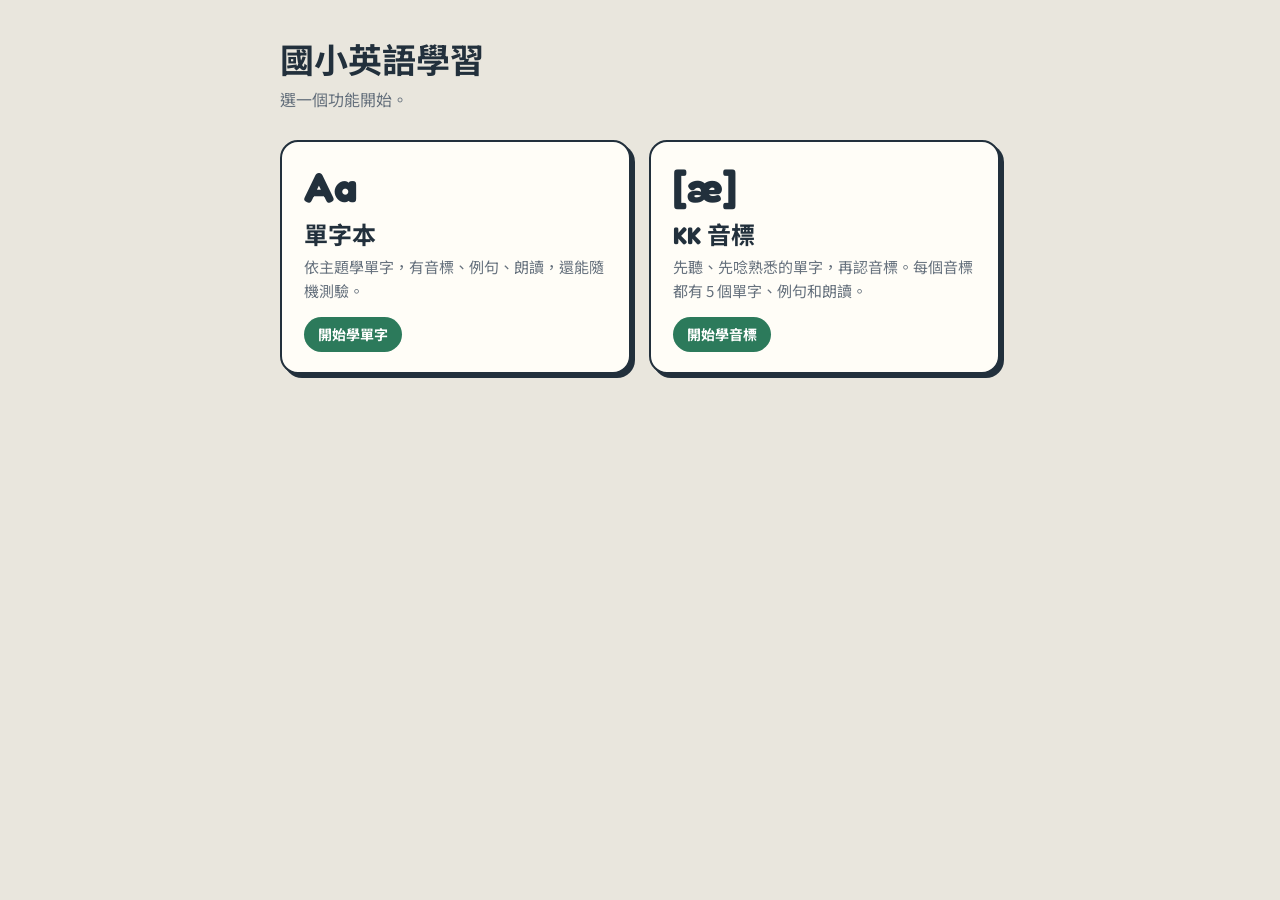
<file: index.html>
<!DOCTYPE html>
<html lang="zh-Hant">
<head>
<meta charset="utf-8">
<meta name="viewport" content="width=device-width, initial-scale=1">
<title>國小英語學習</title>
<link rel="preconnect" href="https://fonts.googleapis.com">
<link href="https://fonts.googleapis.com/css2?family=Fredoka:wght@600;700&family=Noto+Sans+TC:wght@400;500;700&display=swap" rel="stylesheet">
<link rel="stylesheet" href="css/style.css">
<link rel="stylesheet" href="css/home.css">
</head>
<body>
<main class="home-wrap">
  <h1>國小英語學習</h1>
  <p class="sub">選一個功能開始。</p>
  <div class="apps">
    <!-- 之後有新功能，複製一張 <a class="app"> 卡片貼在這裡就好 -->
    <a class="app" href="vocab.html">
      <span class="ico">Aa</span>
      <h2>單字本</h2>
      <p>依主題學單字，有音標、例句、朗讀，還能隨機測驗。</p>
      <span class="go">開始學單字</span>
    </a>
    <a class="app" href="kk.html">
      <span class="ico">[æ]</span>
      <h2>KK 音標</h2>
      <p>先聽、先唸熟悉的單字，再認音標。每個音標都有 5 個單字、例句和朗讀。</p>
      <span class="go">開始學音標</span>
    </a>
  </div>
</main>
</body>
</html>
</file>
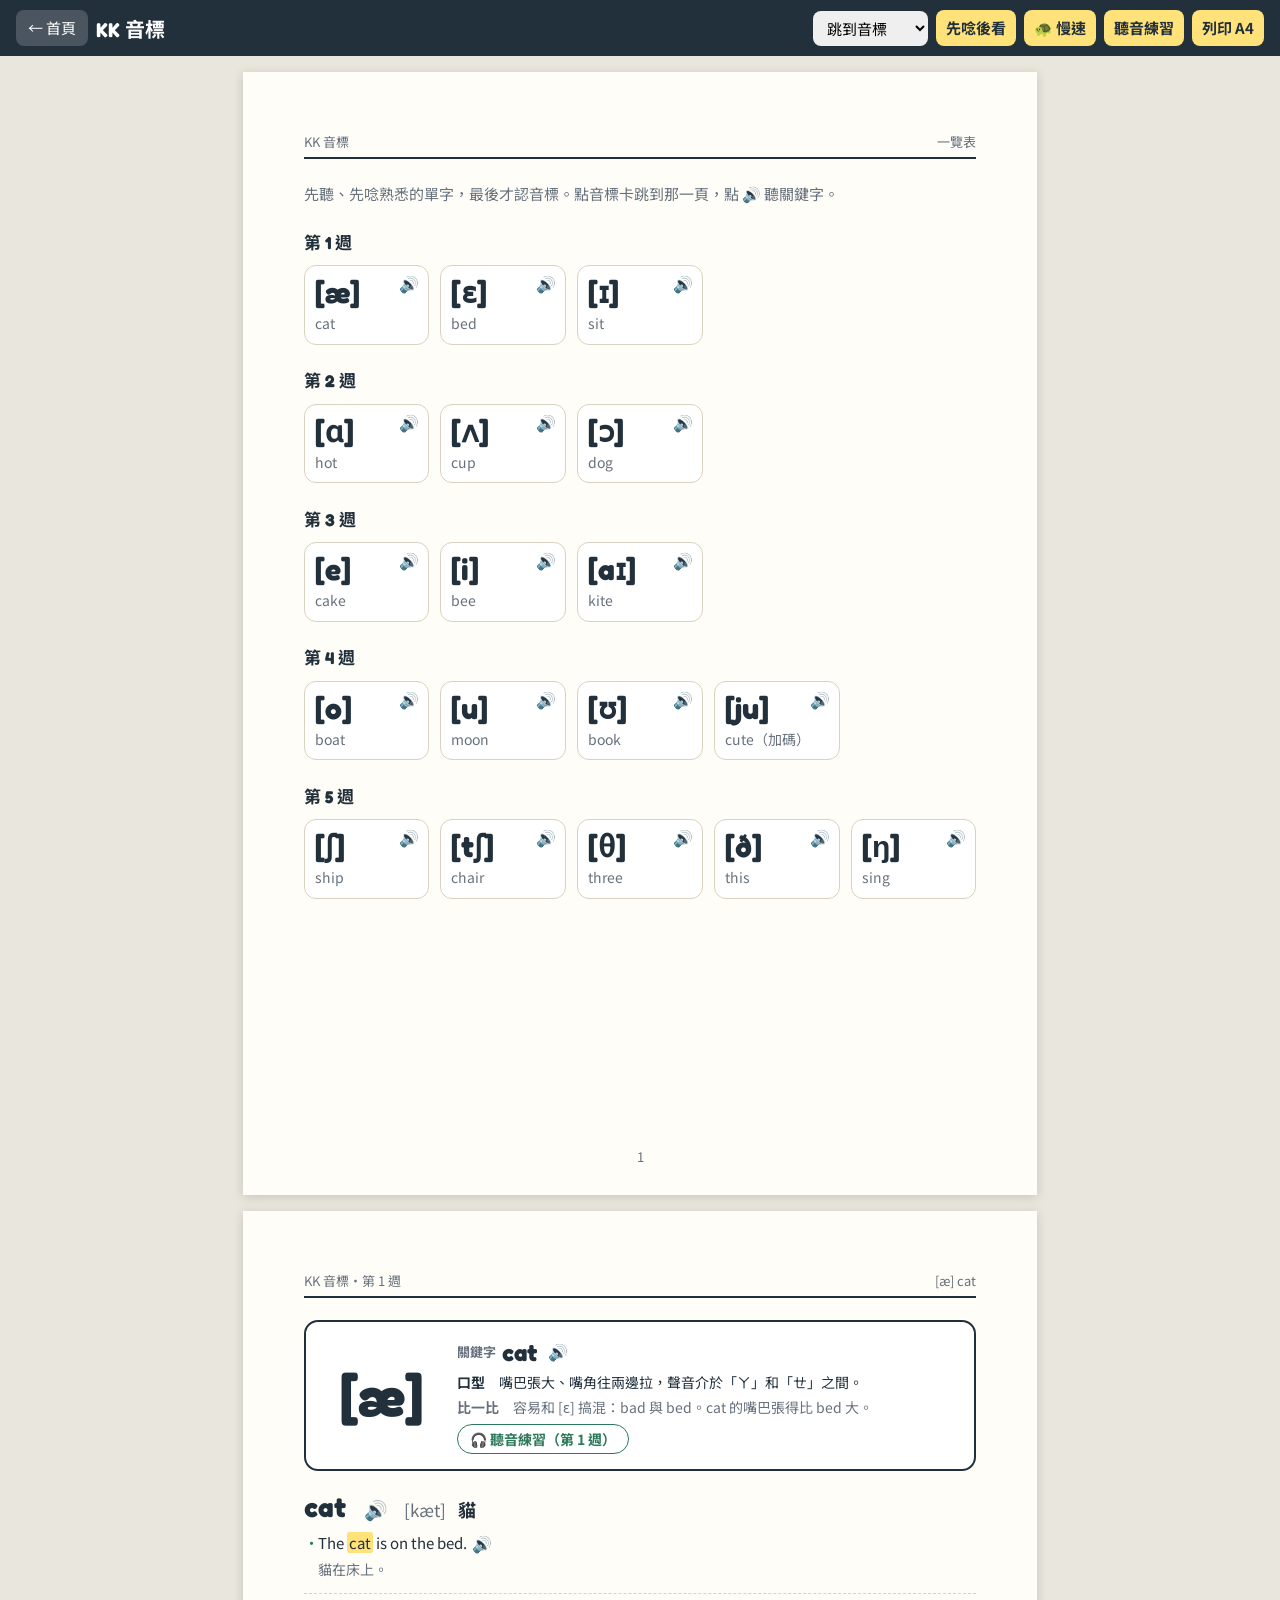
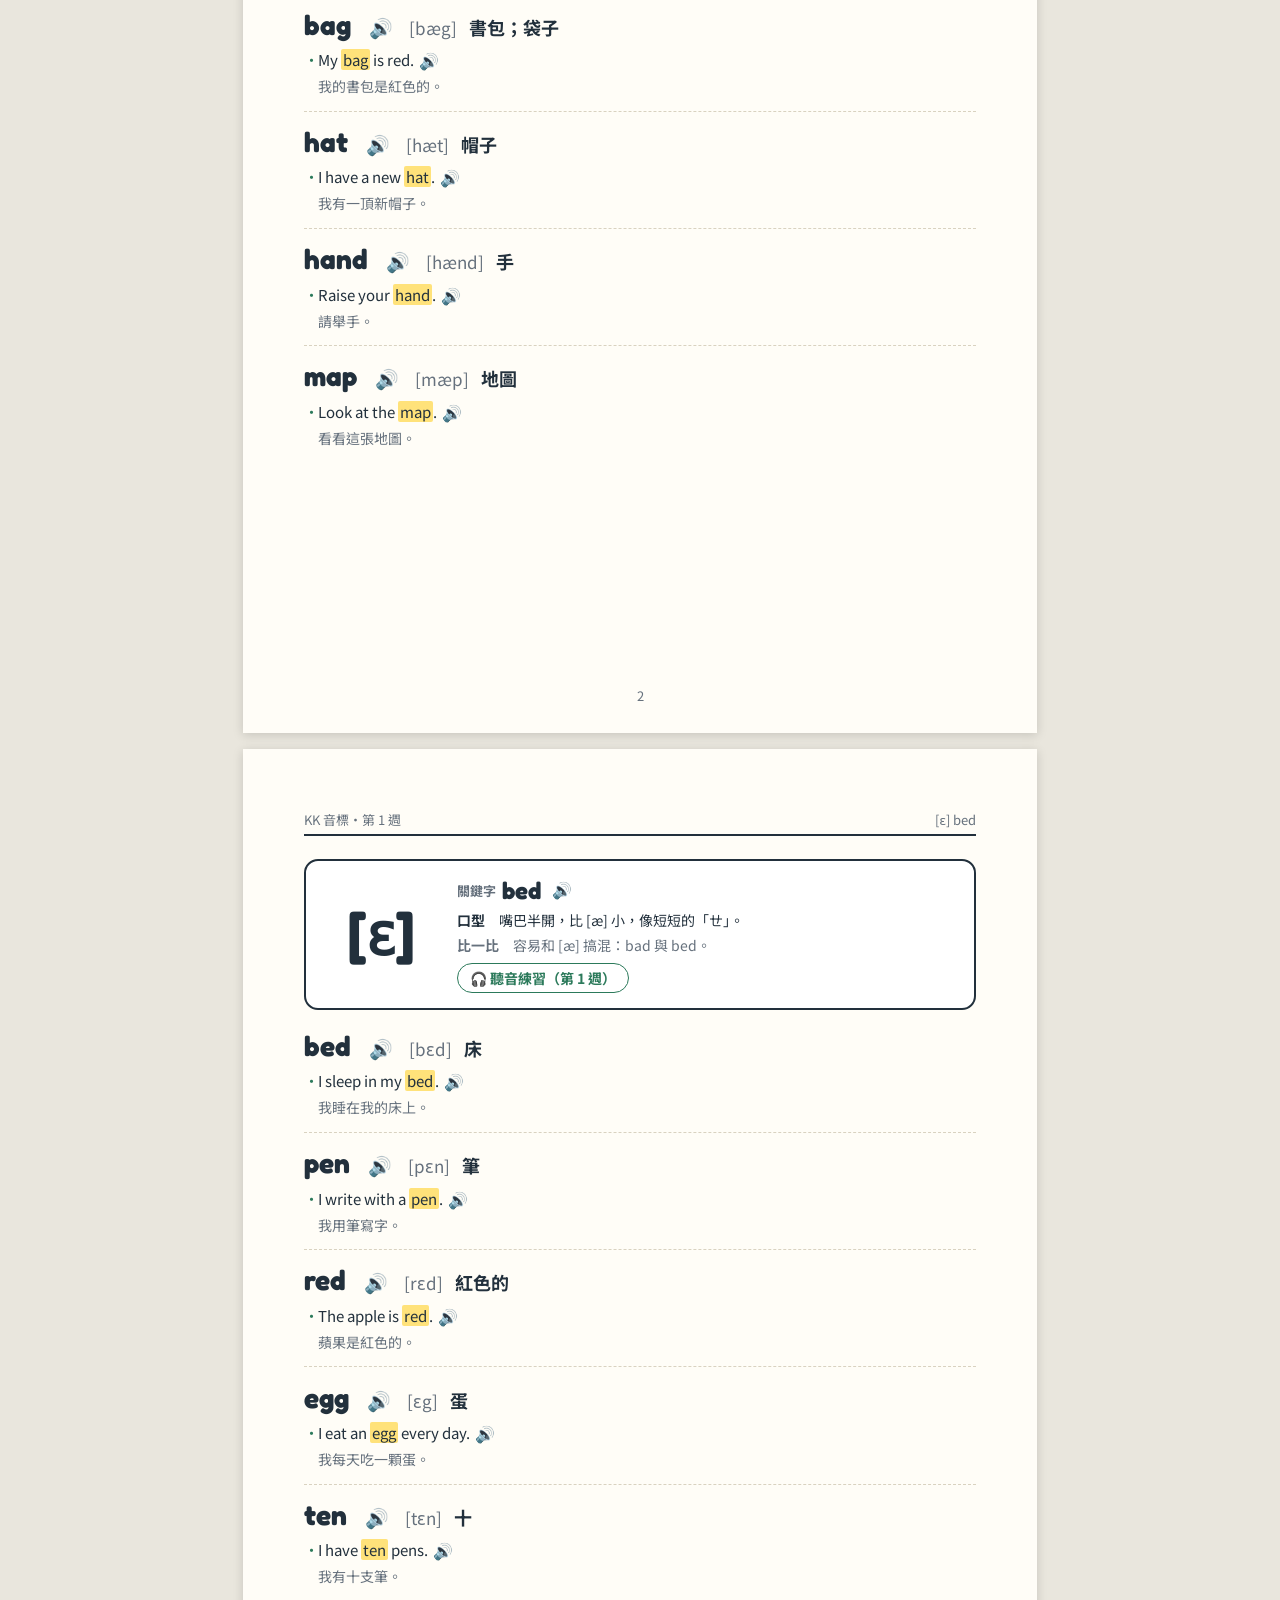
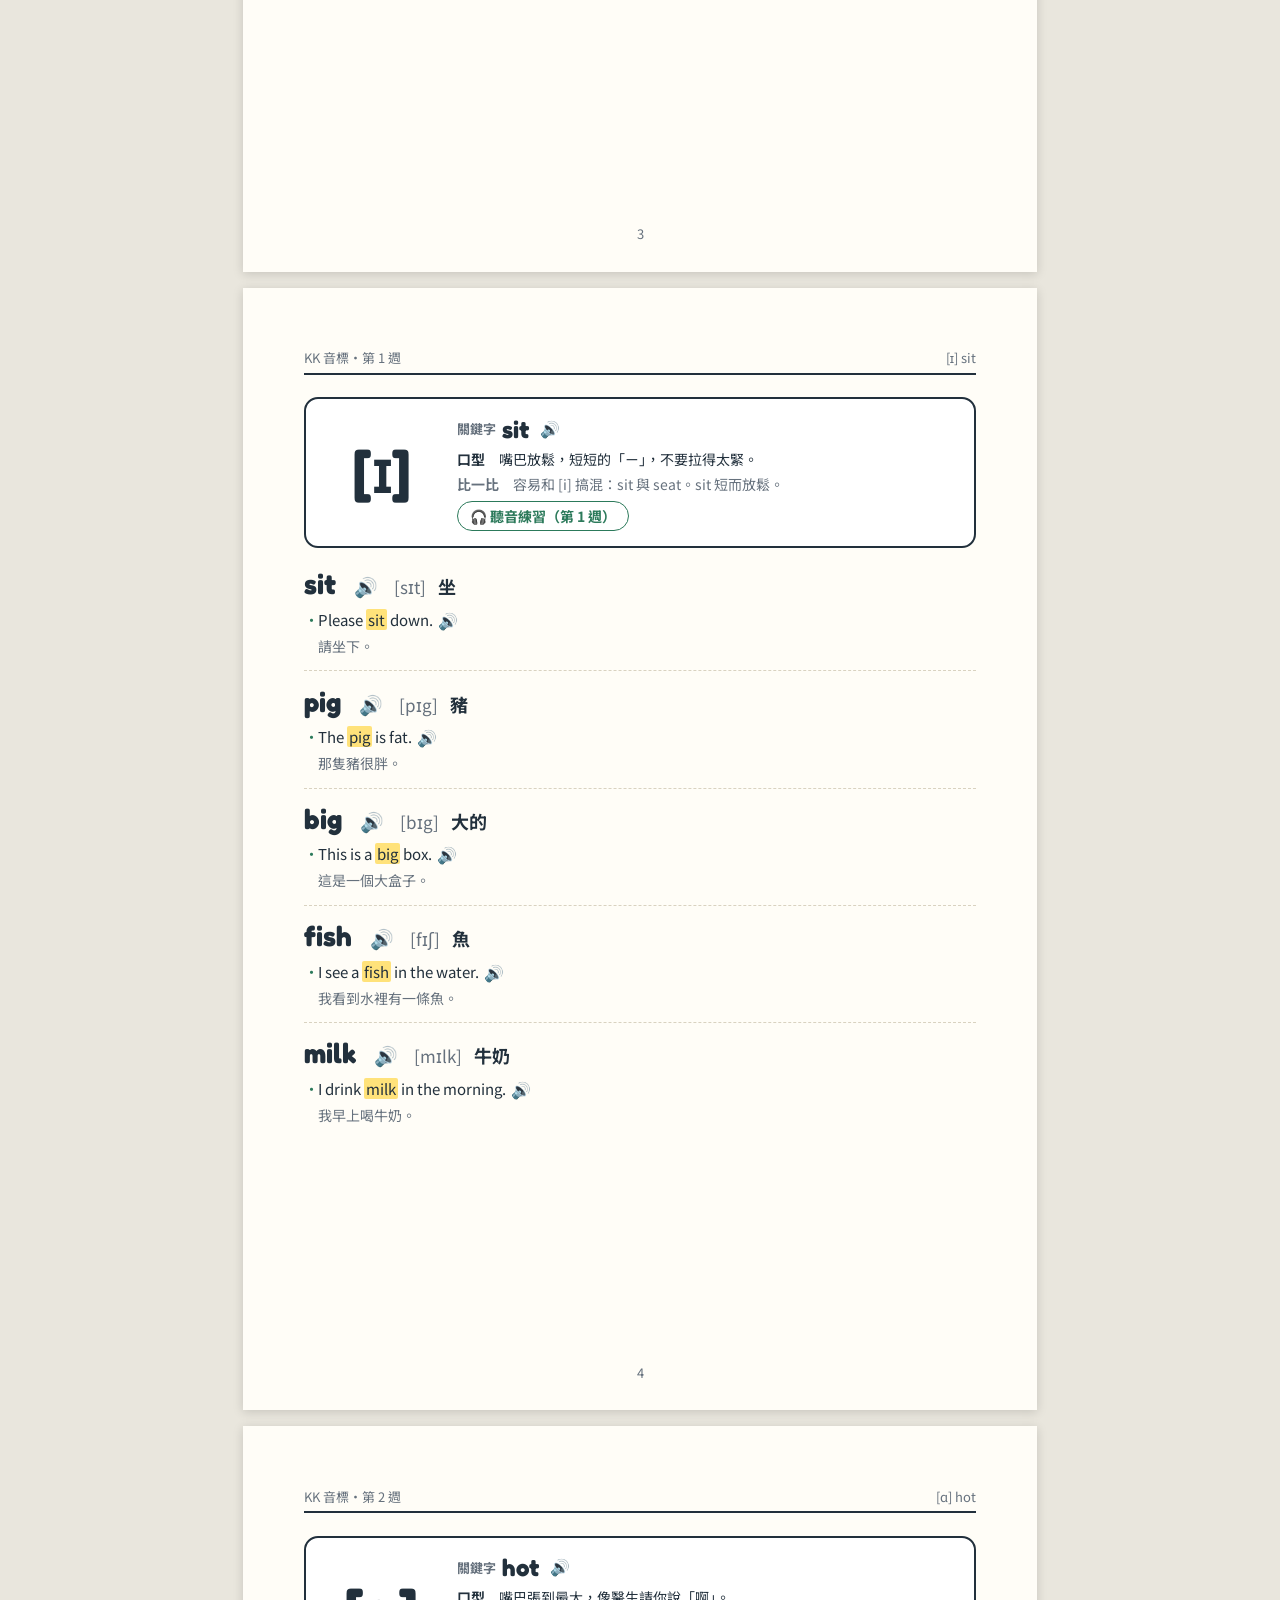
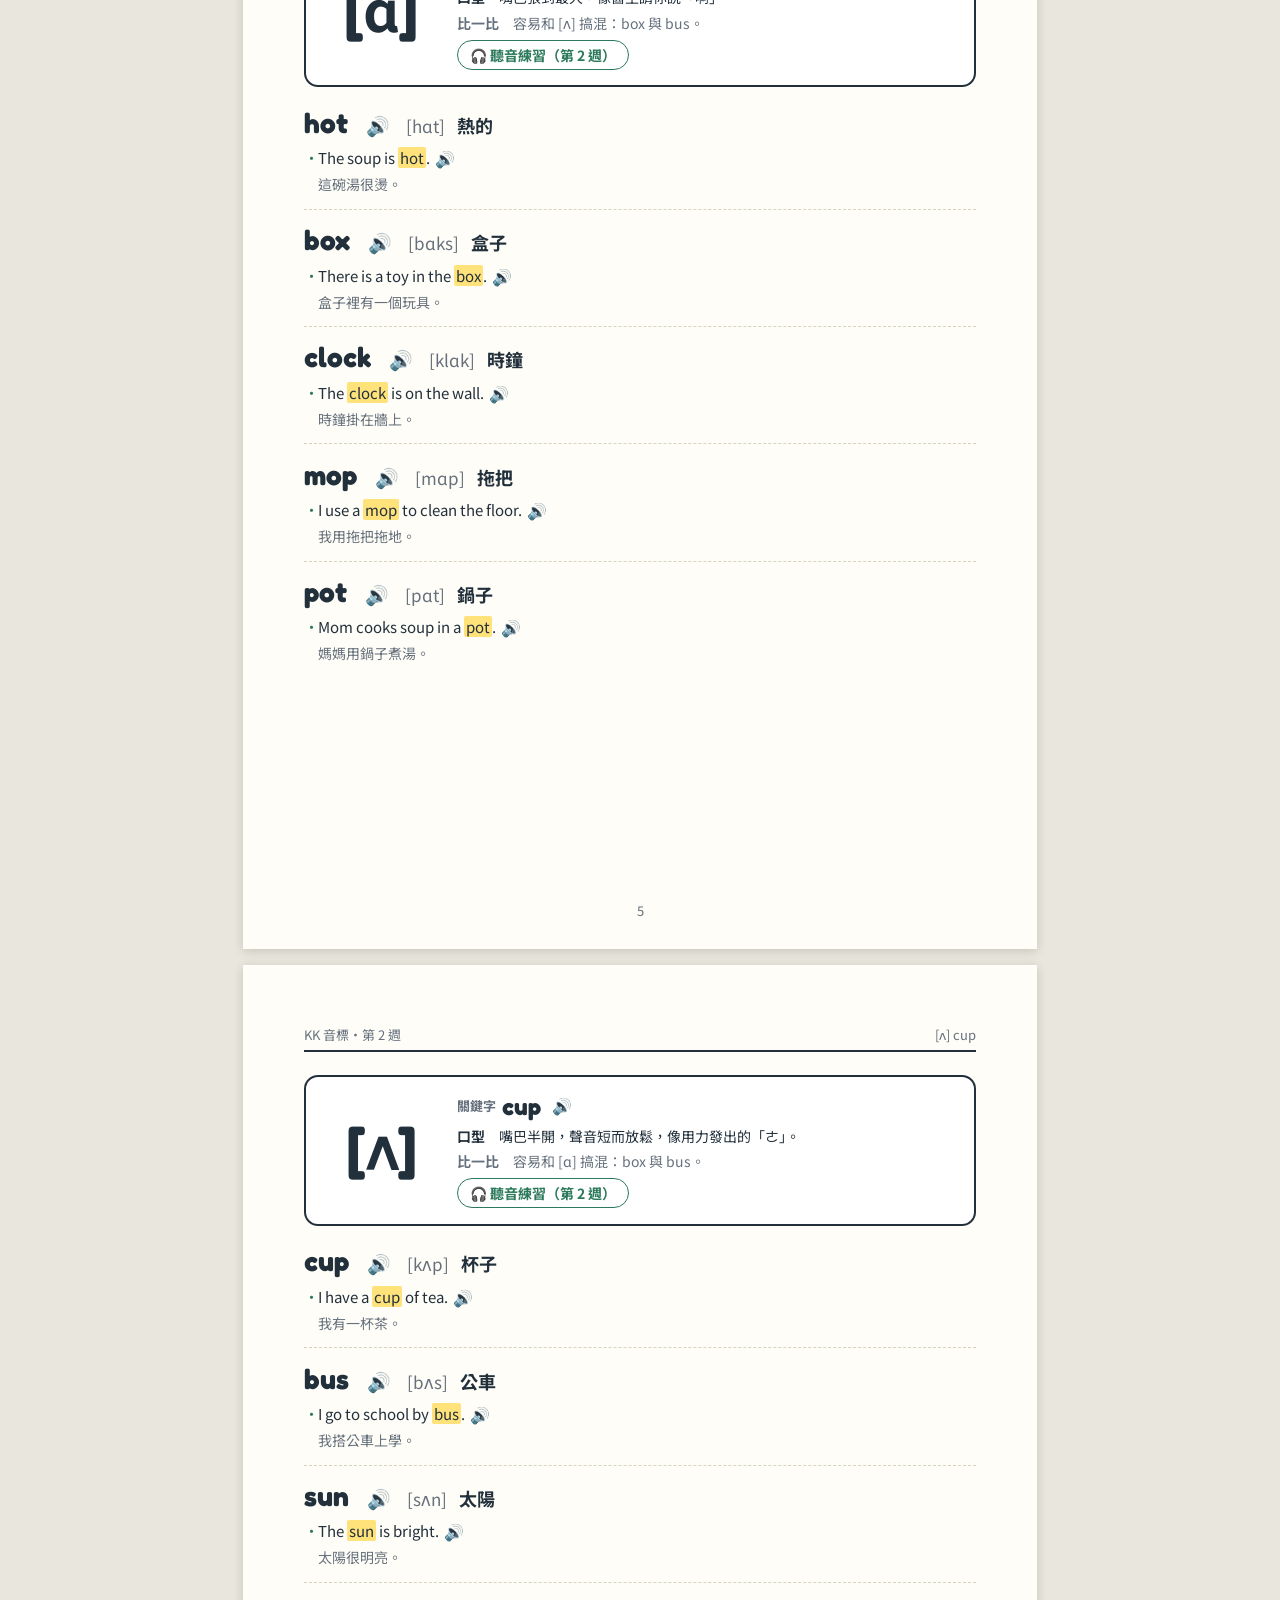
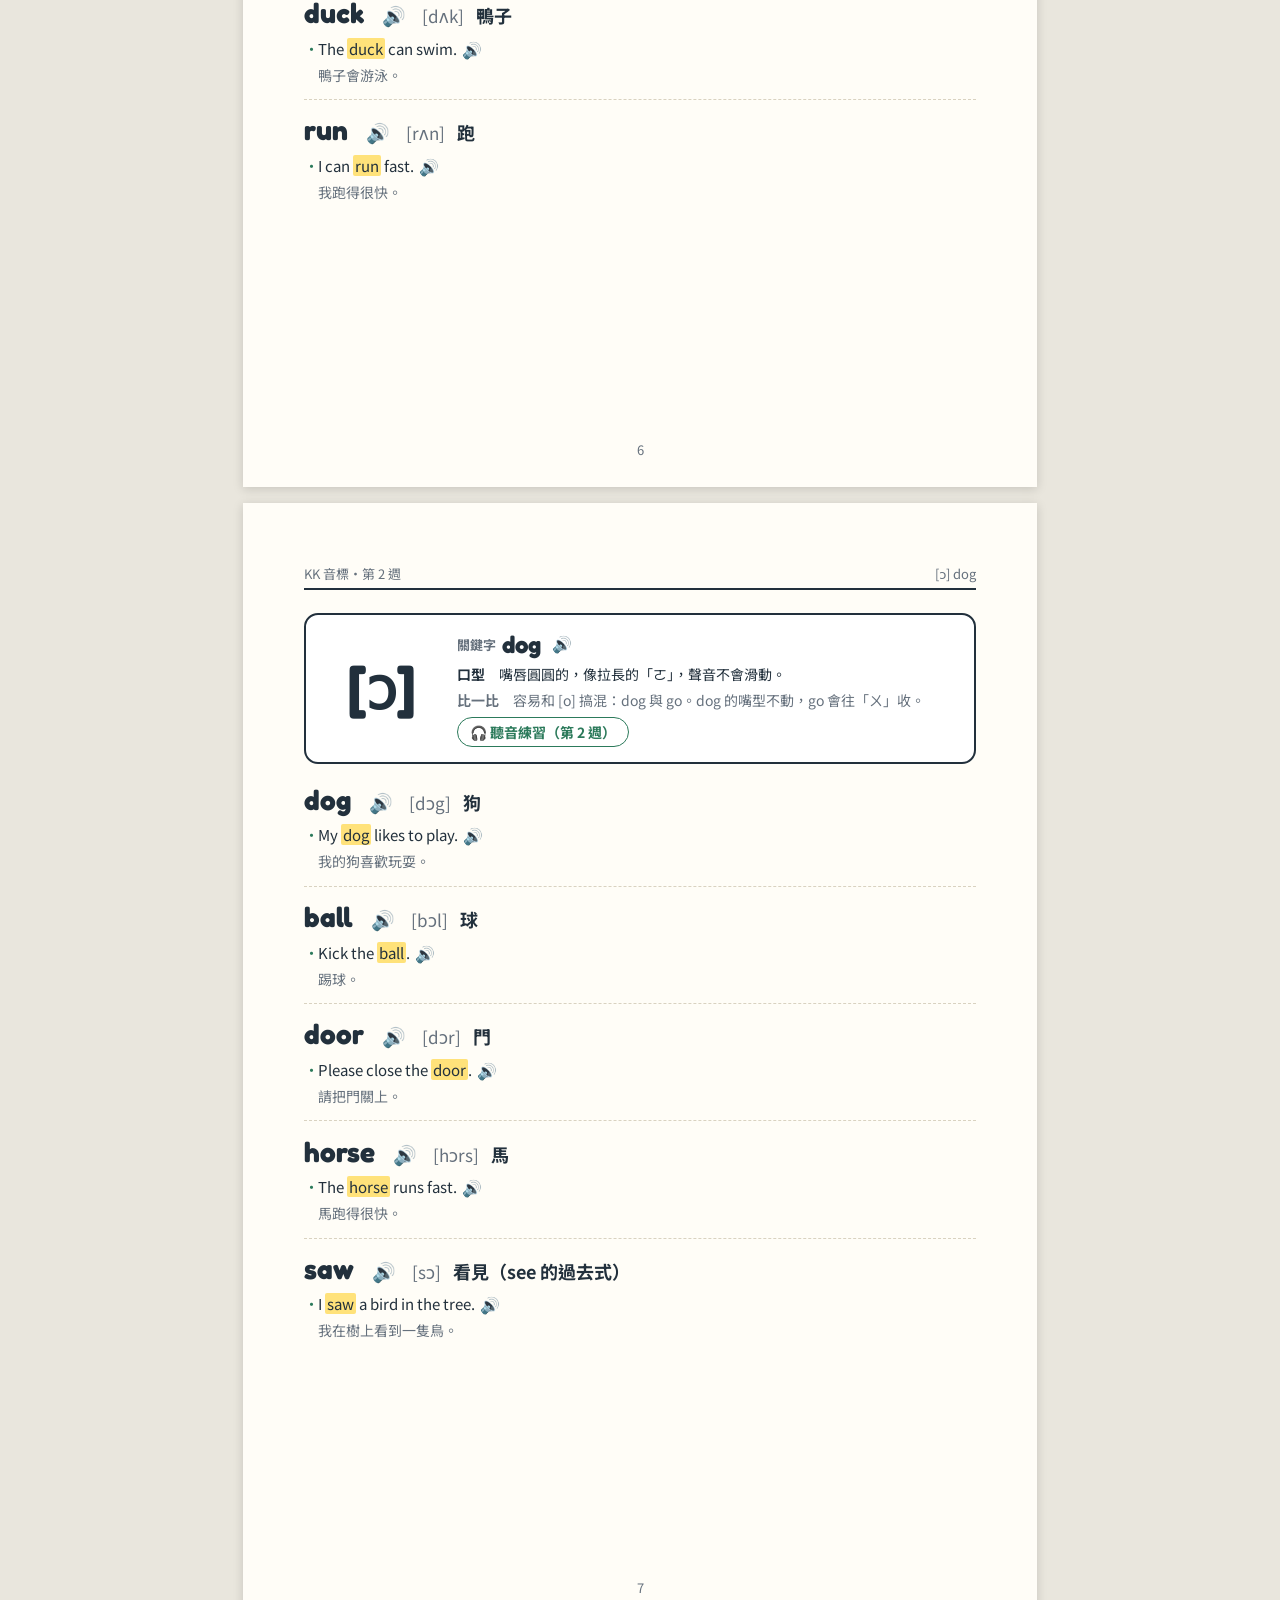
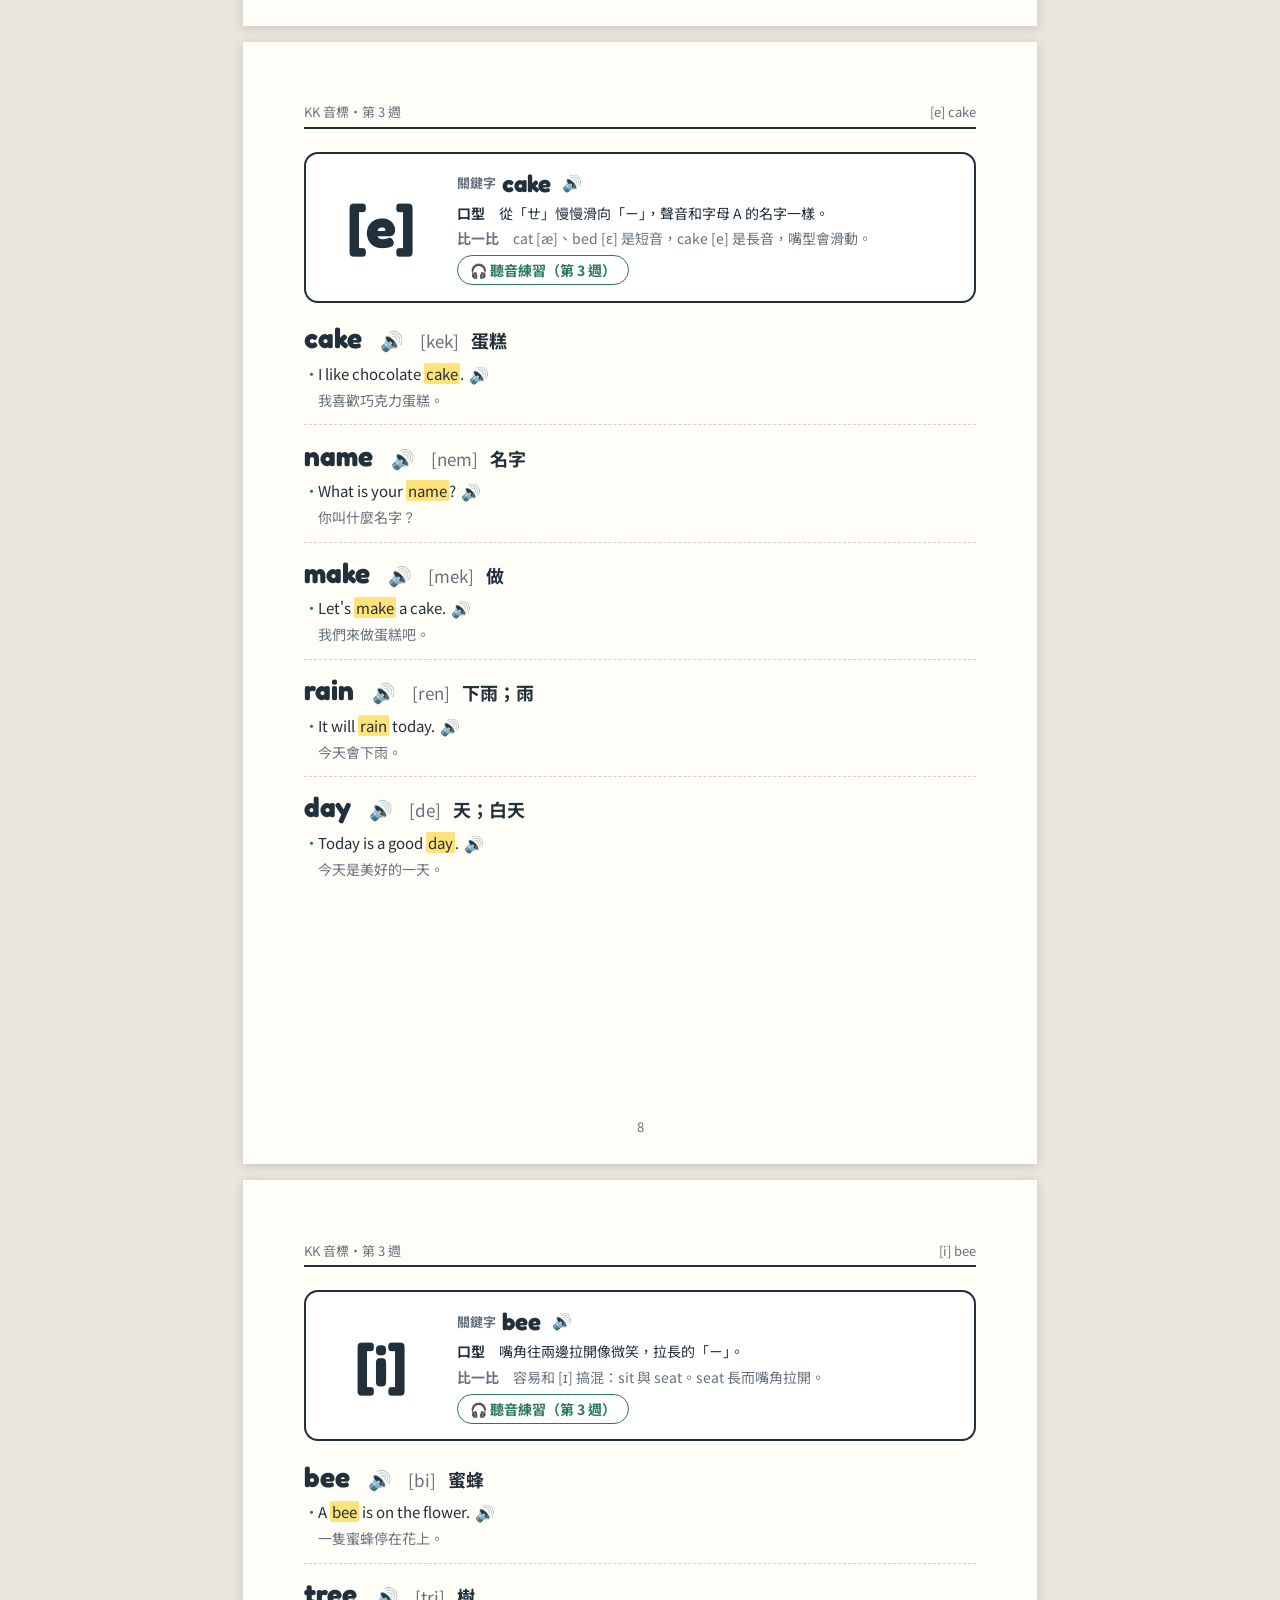
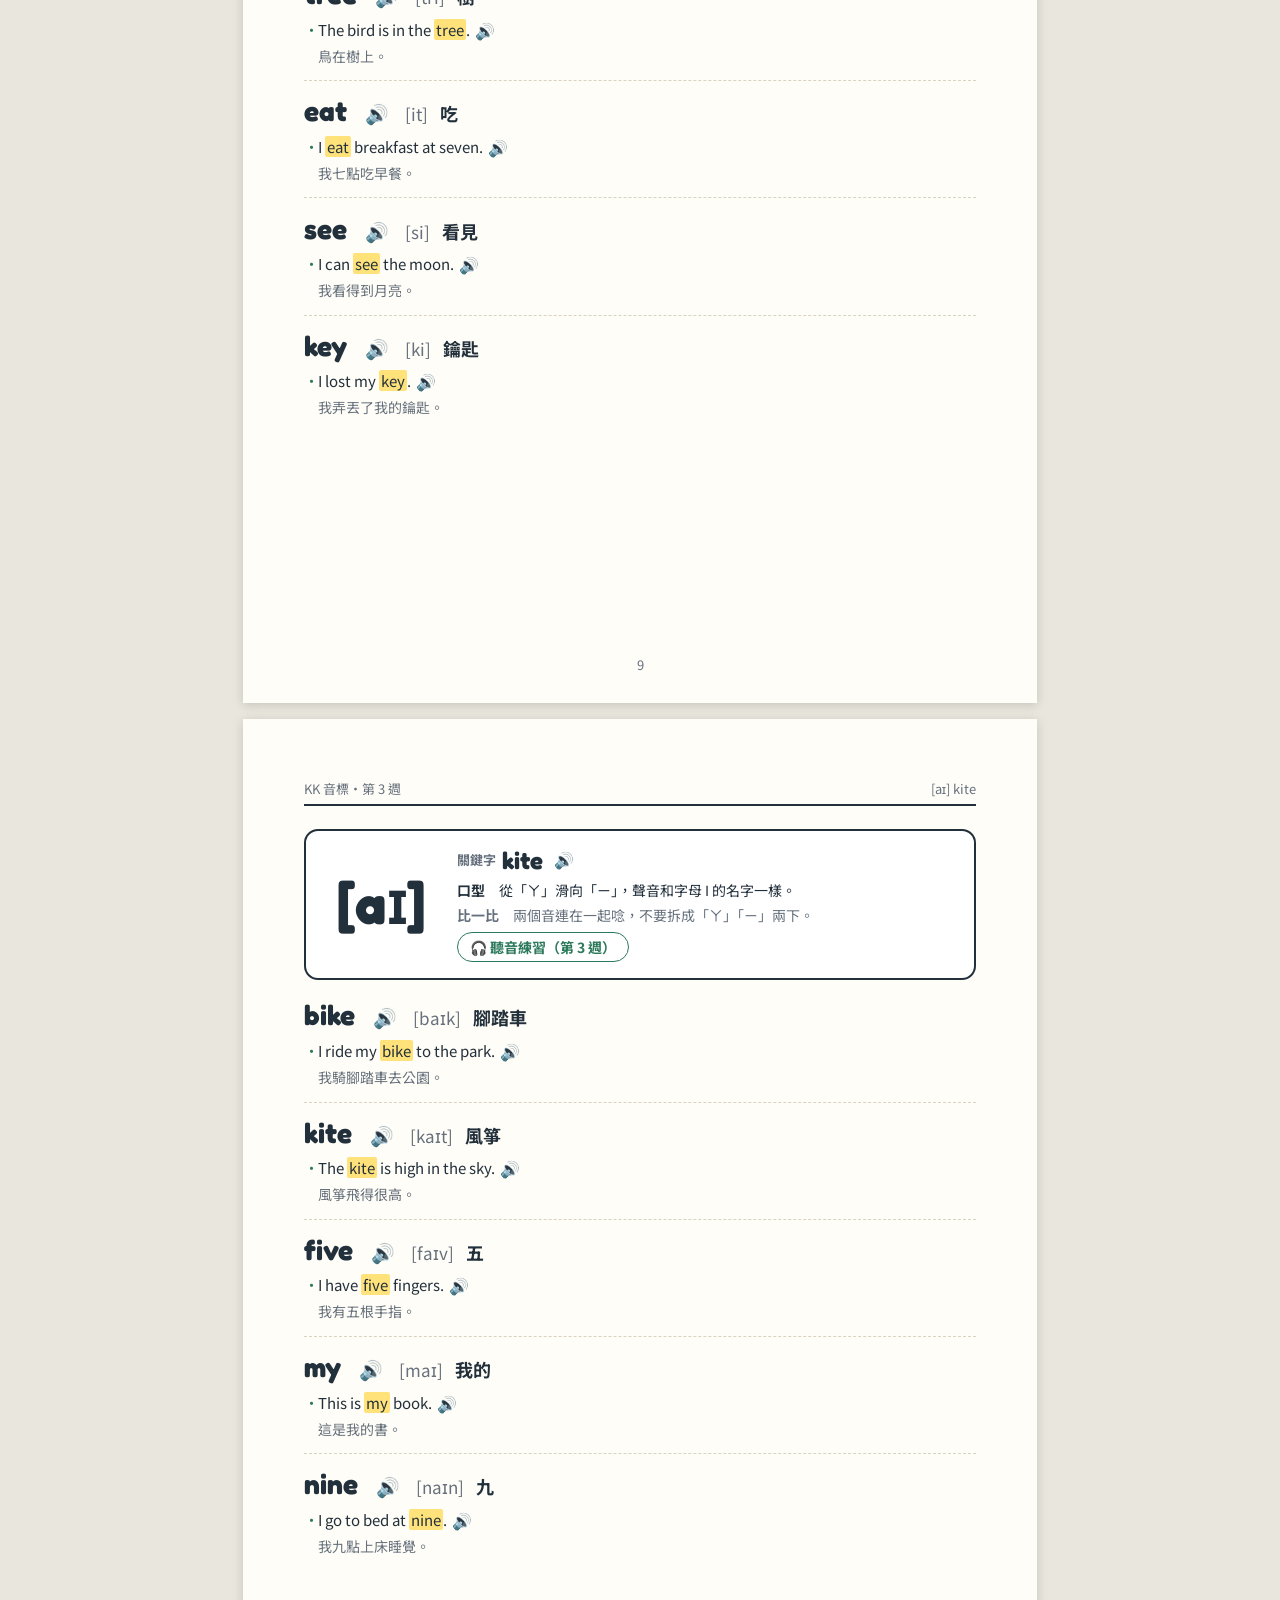
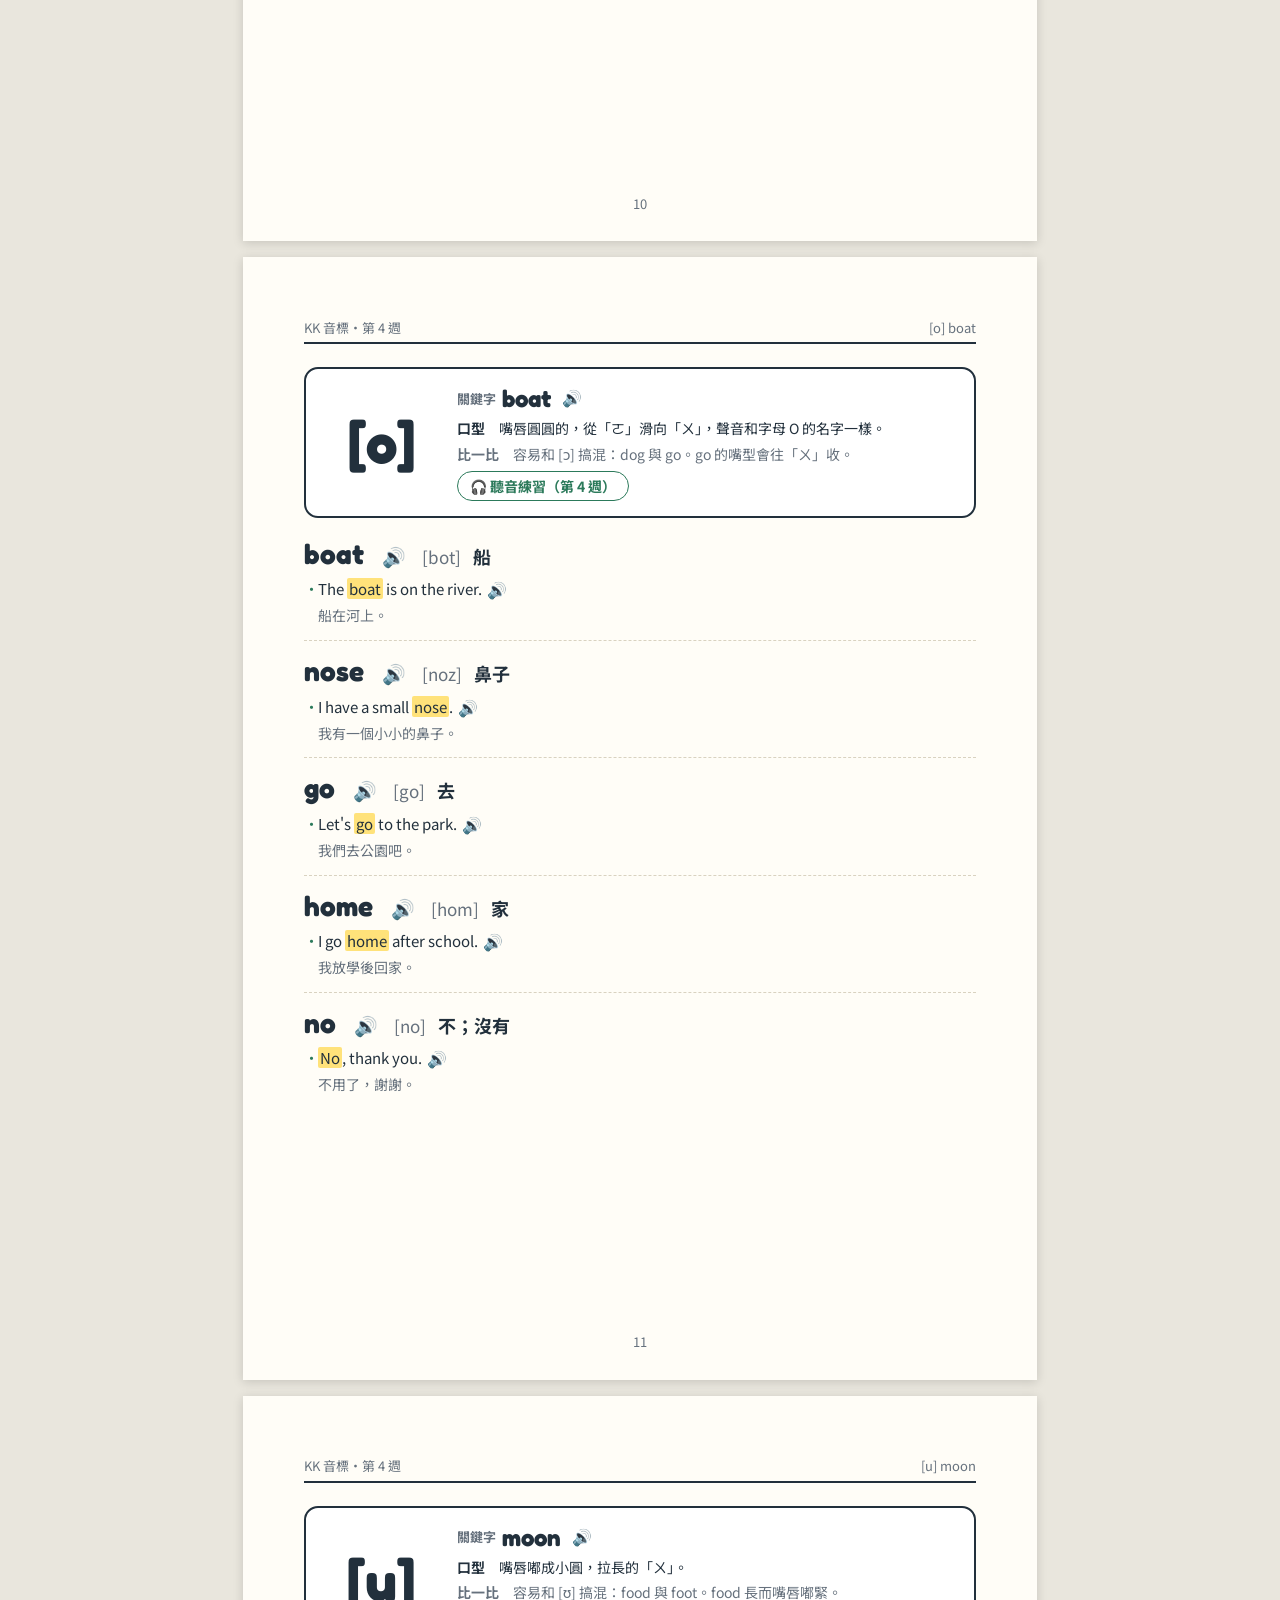
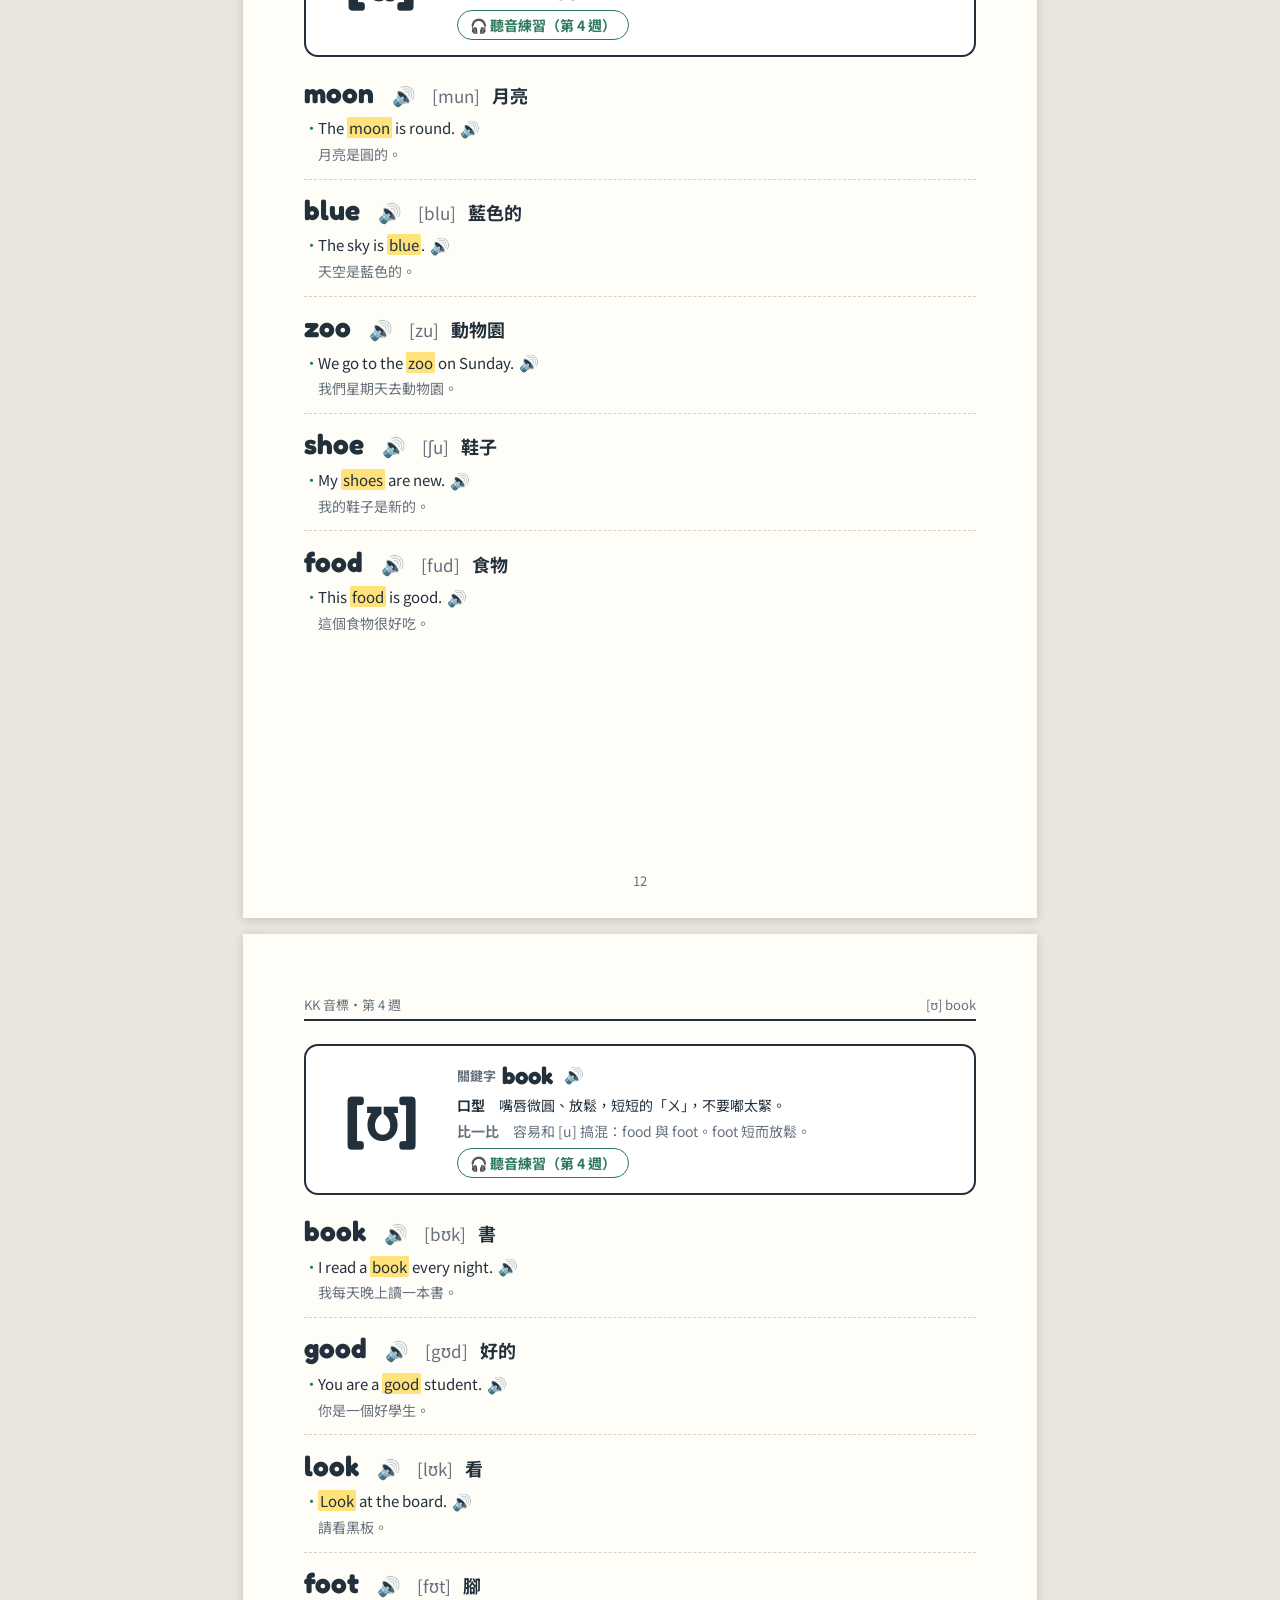
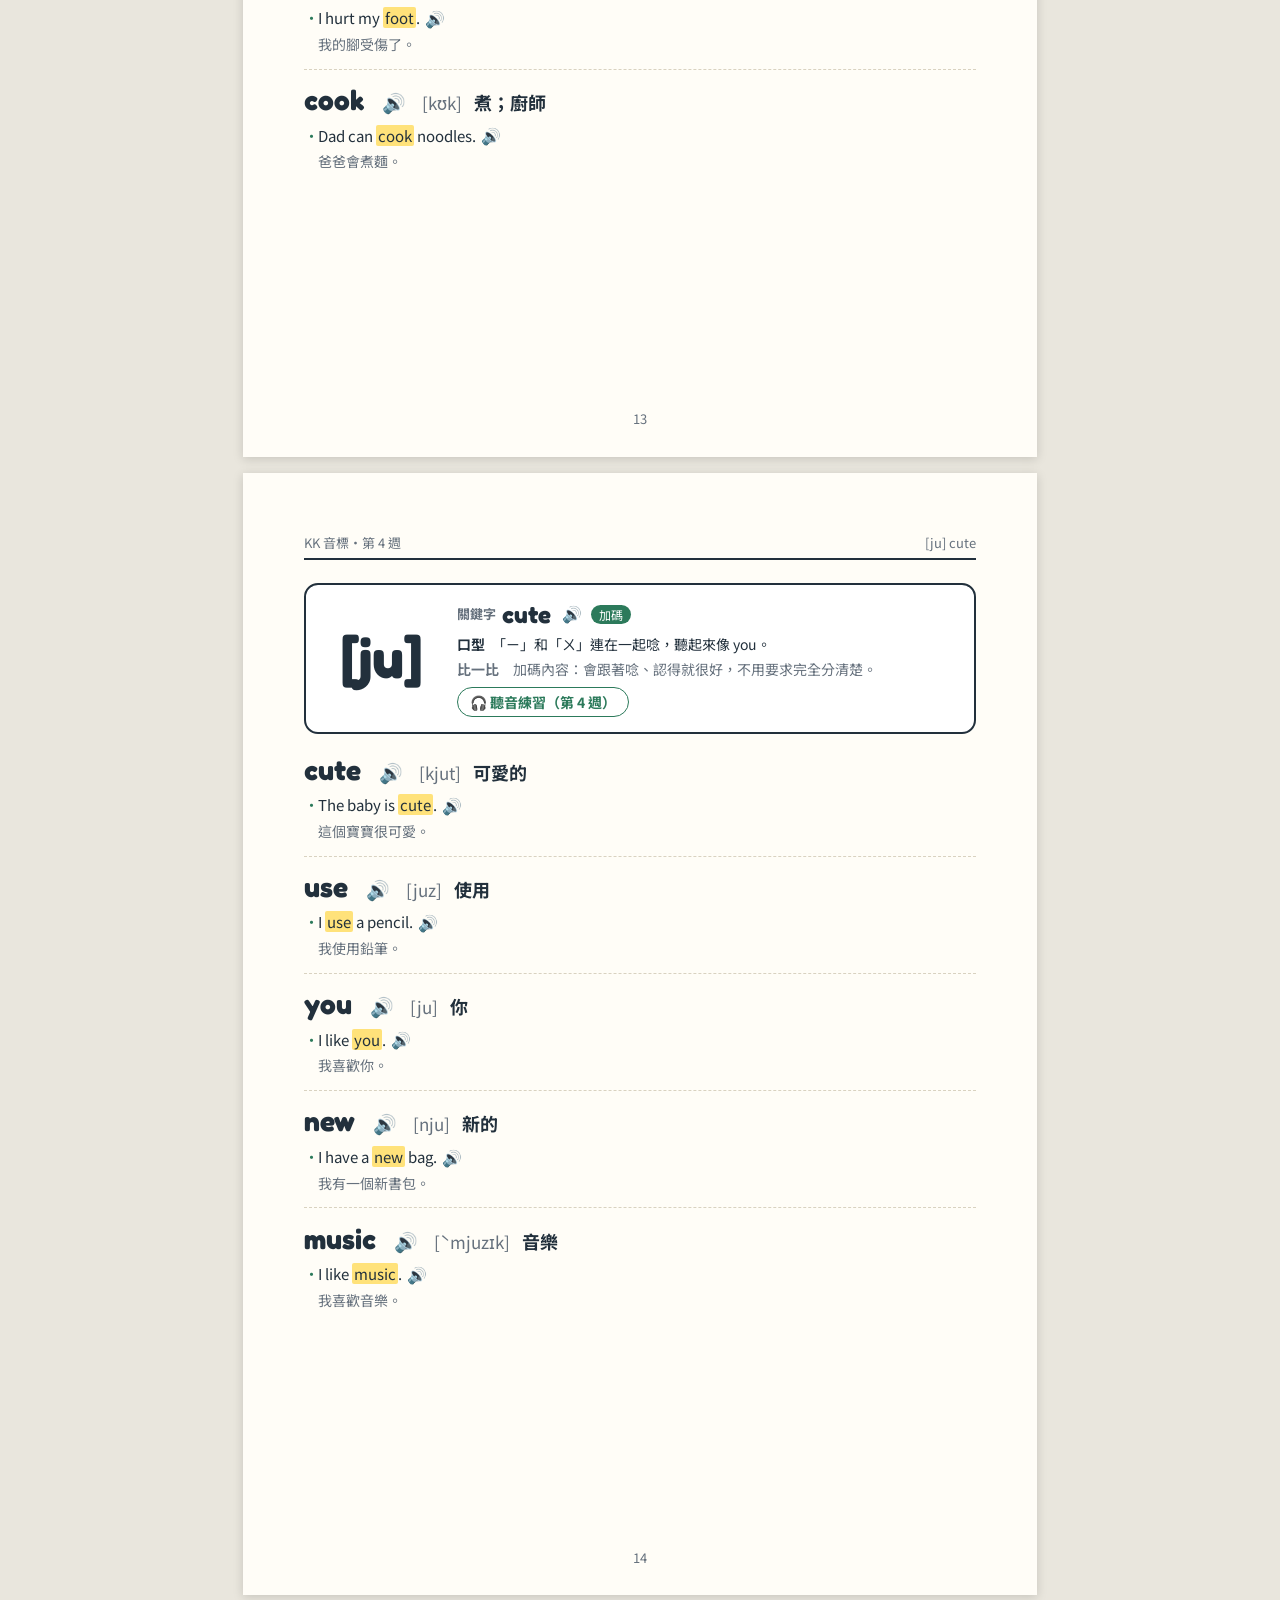
<file: kk.html>
<!DOCTYPE html>
<html lang="zh-Hant">
<head>
<meta charset="utf-8">
<meta name="viewport" content="width=device-width, initial-scale=1">
<title>KK 音標</title>
<link rel="preconnect" href="https://fonts.googleapis.com">
<link href="https://fonts.googleapis.com/css2?family=Fredoka:wght@600;700&family=Noto+Sans+TC:wght@400;500;700&display=swap" rel="stylesheet">
<link rel="stylesheet" href="css/style.css">
<link rel="stylesheet" href="css/kk.css">
</head>
<body>
<header class="bar">
  <a class="home" href="./">← 首頁</a>
  <h1>KK 音標</h1>
  <select id="sym" aria-label="跳到音標"><option value="">跳到音標</option></select>
  <button id="cover" type="button" aria-pressed="false" title="先把音標蓋住，唸完單字再點一下看音標">先唸後看</button>
  <button id="slow" type="button" aria-pressed="false" title="放慢朗讀速度">🐢 慢速</button>
  <button id="qz-open" type="button" hidden>聽音練習</button>
  <button id="pr" type="button">列印 A4</button>
</header>
<main id="app">載入中…</main>
<dialog id="qz" aria-label="聽音練習">
  <button type="button" class="qclose" data-act="close" aria-label="關閉">✕</button>
  <div id="qz-body"></div>
</dialog>
<script src="js/kk.js"></script>
</body>
</html>
</file>
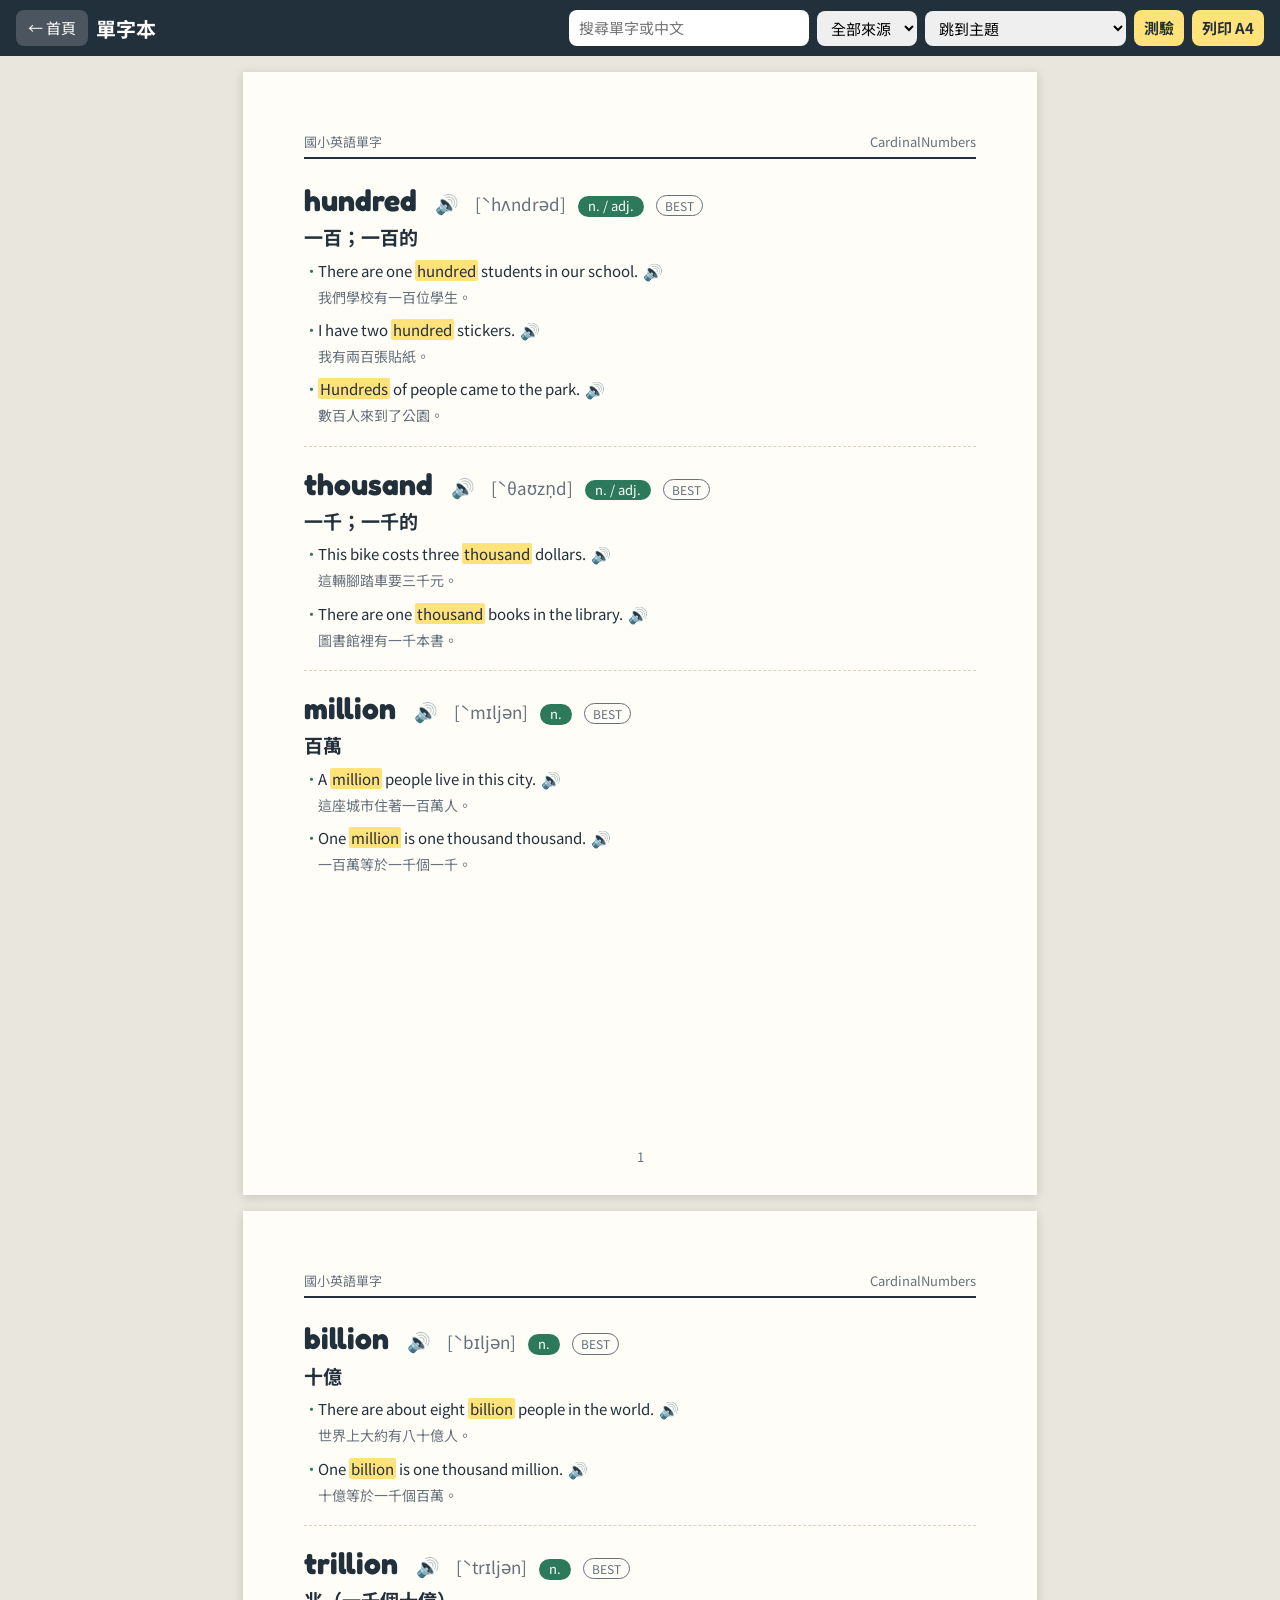
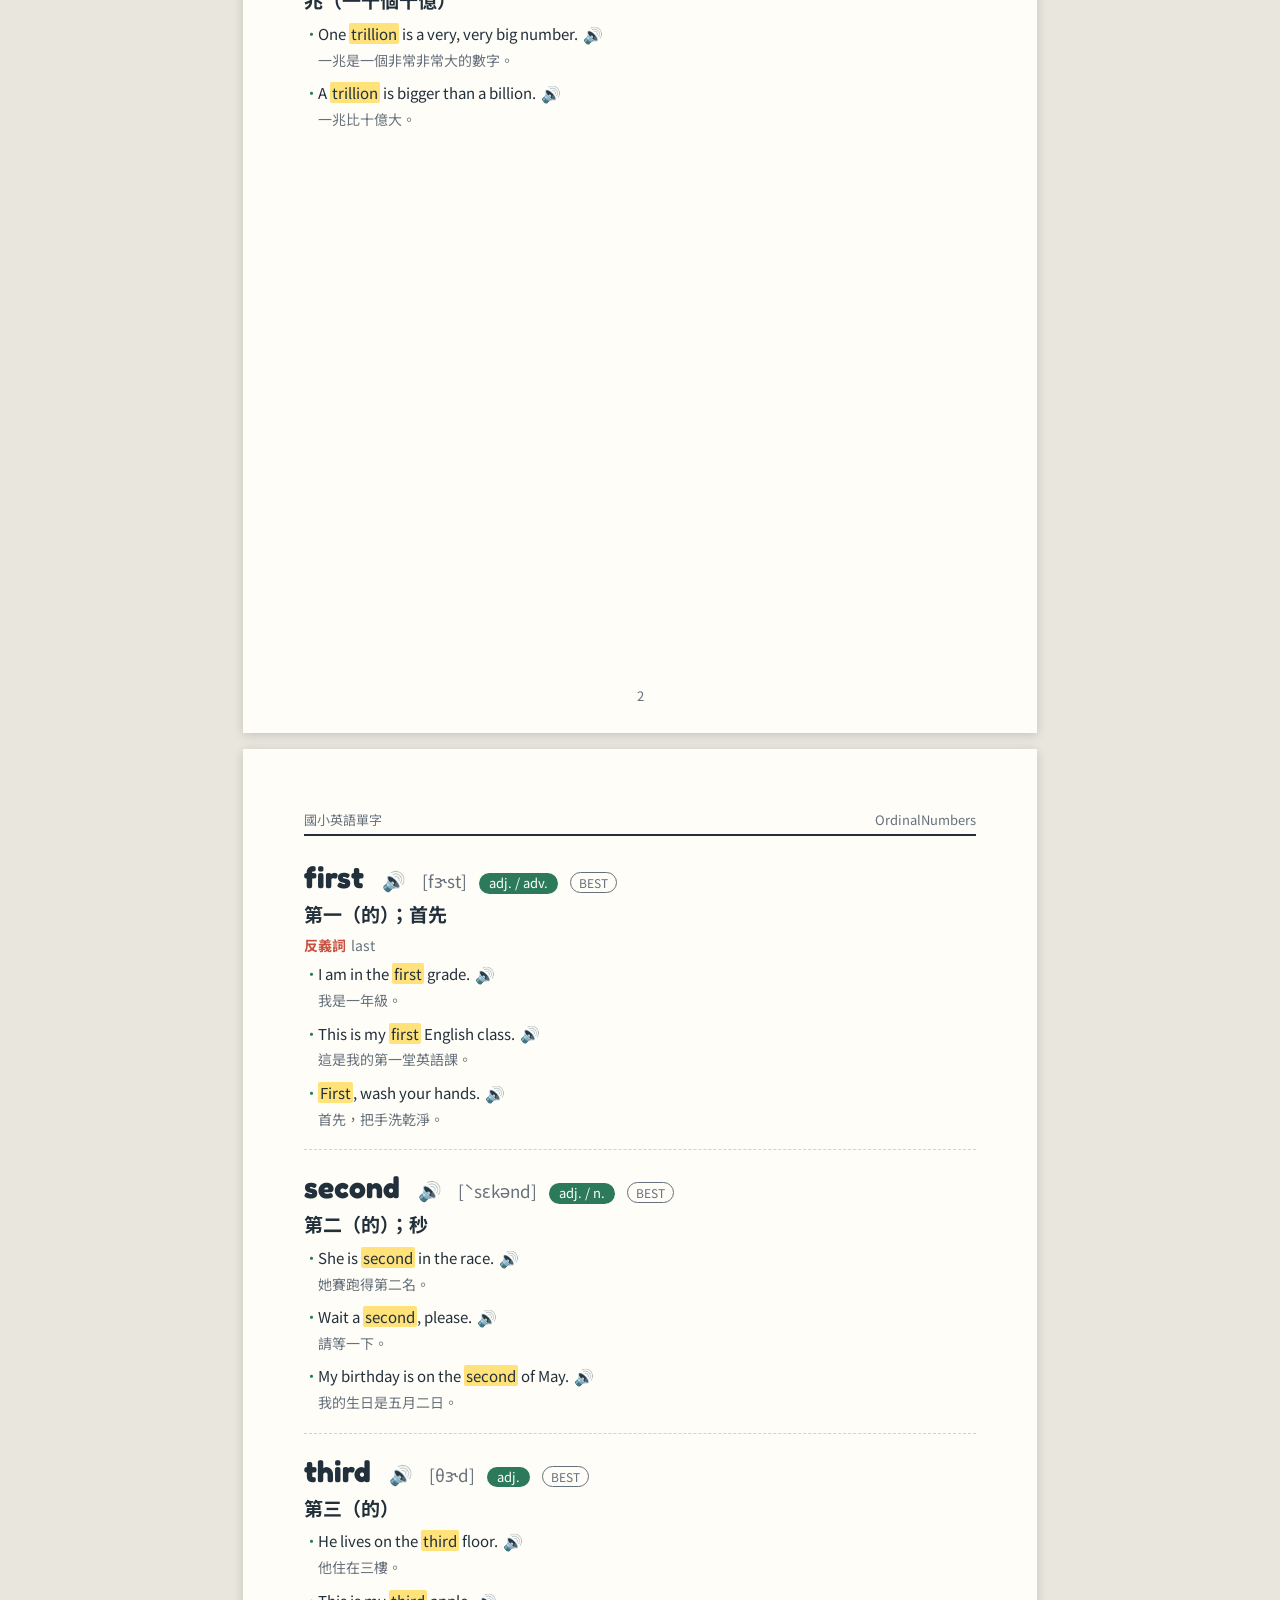
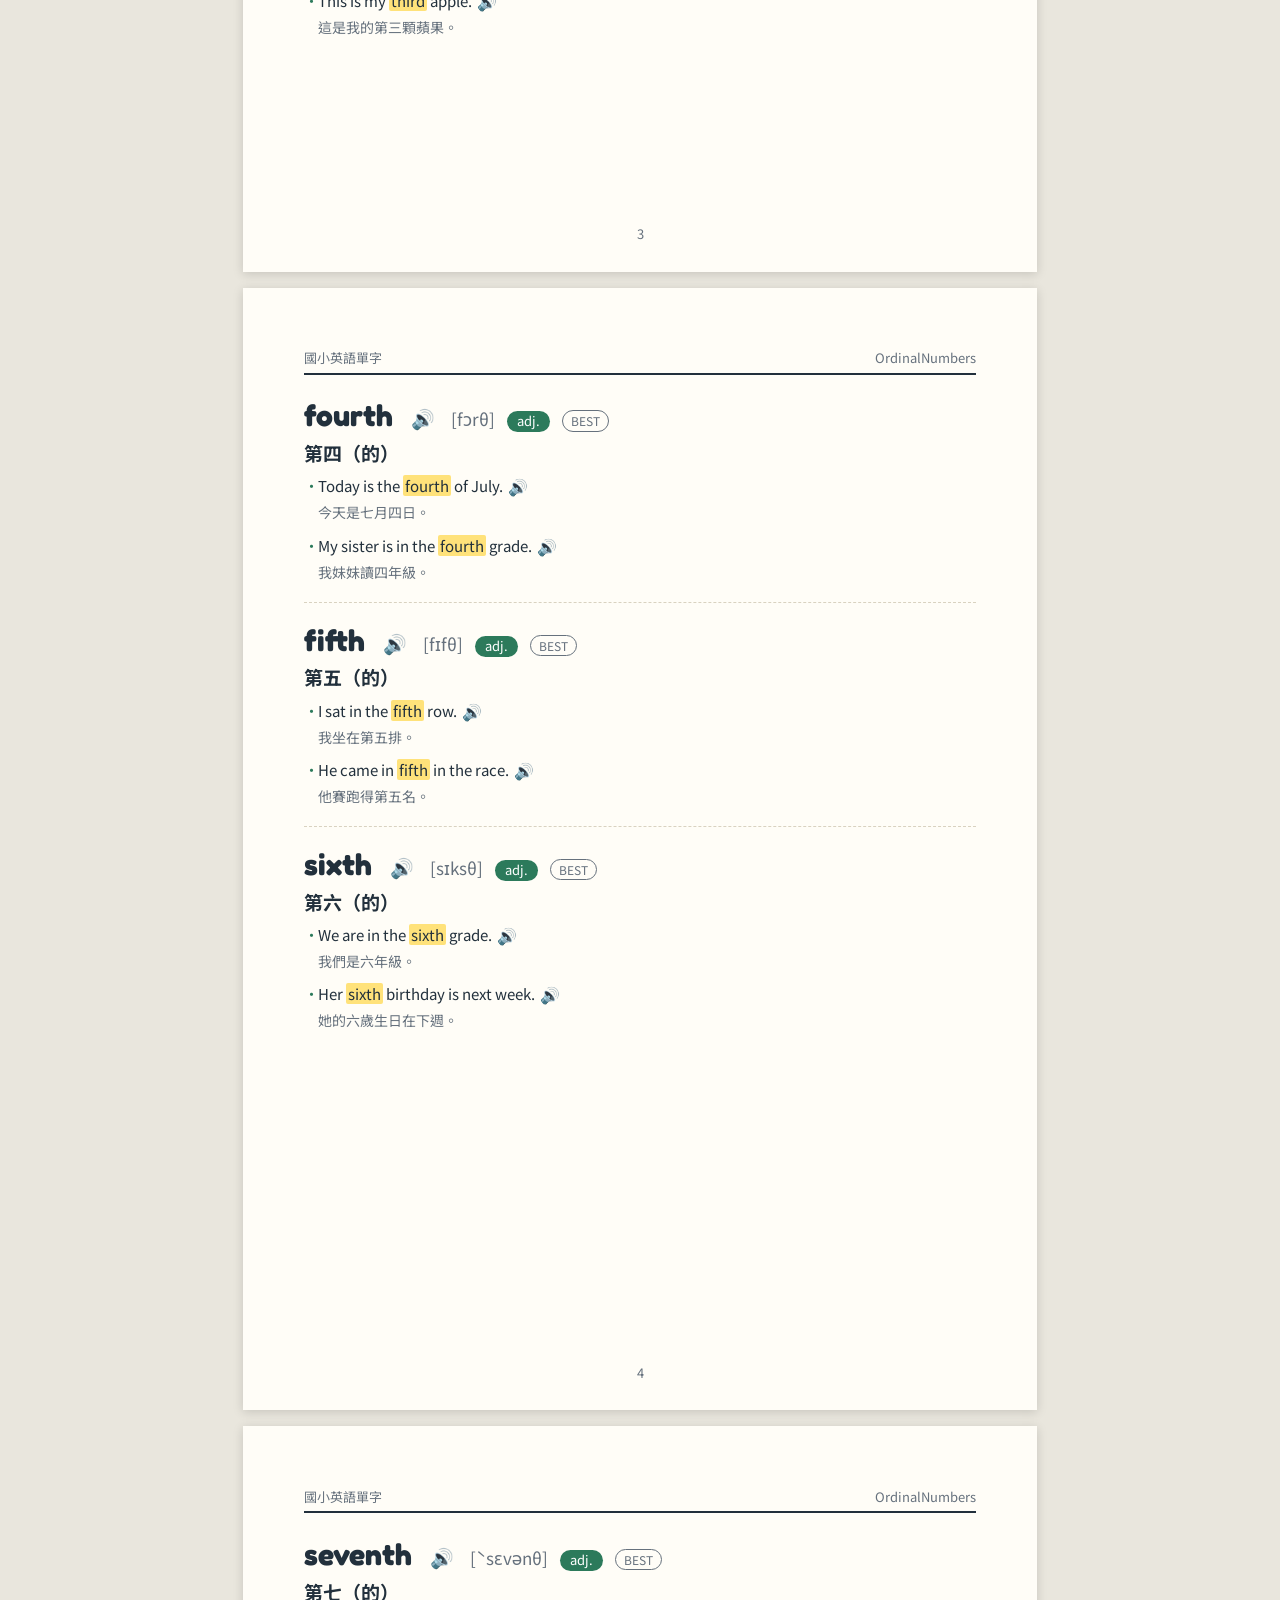
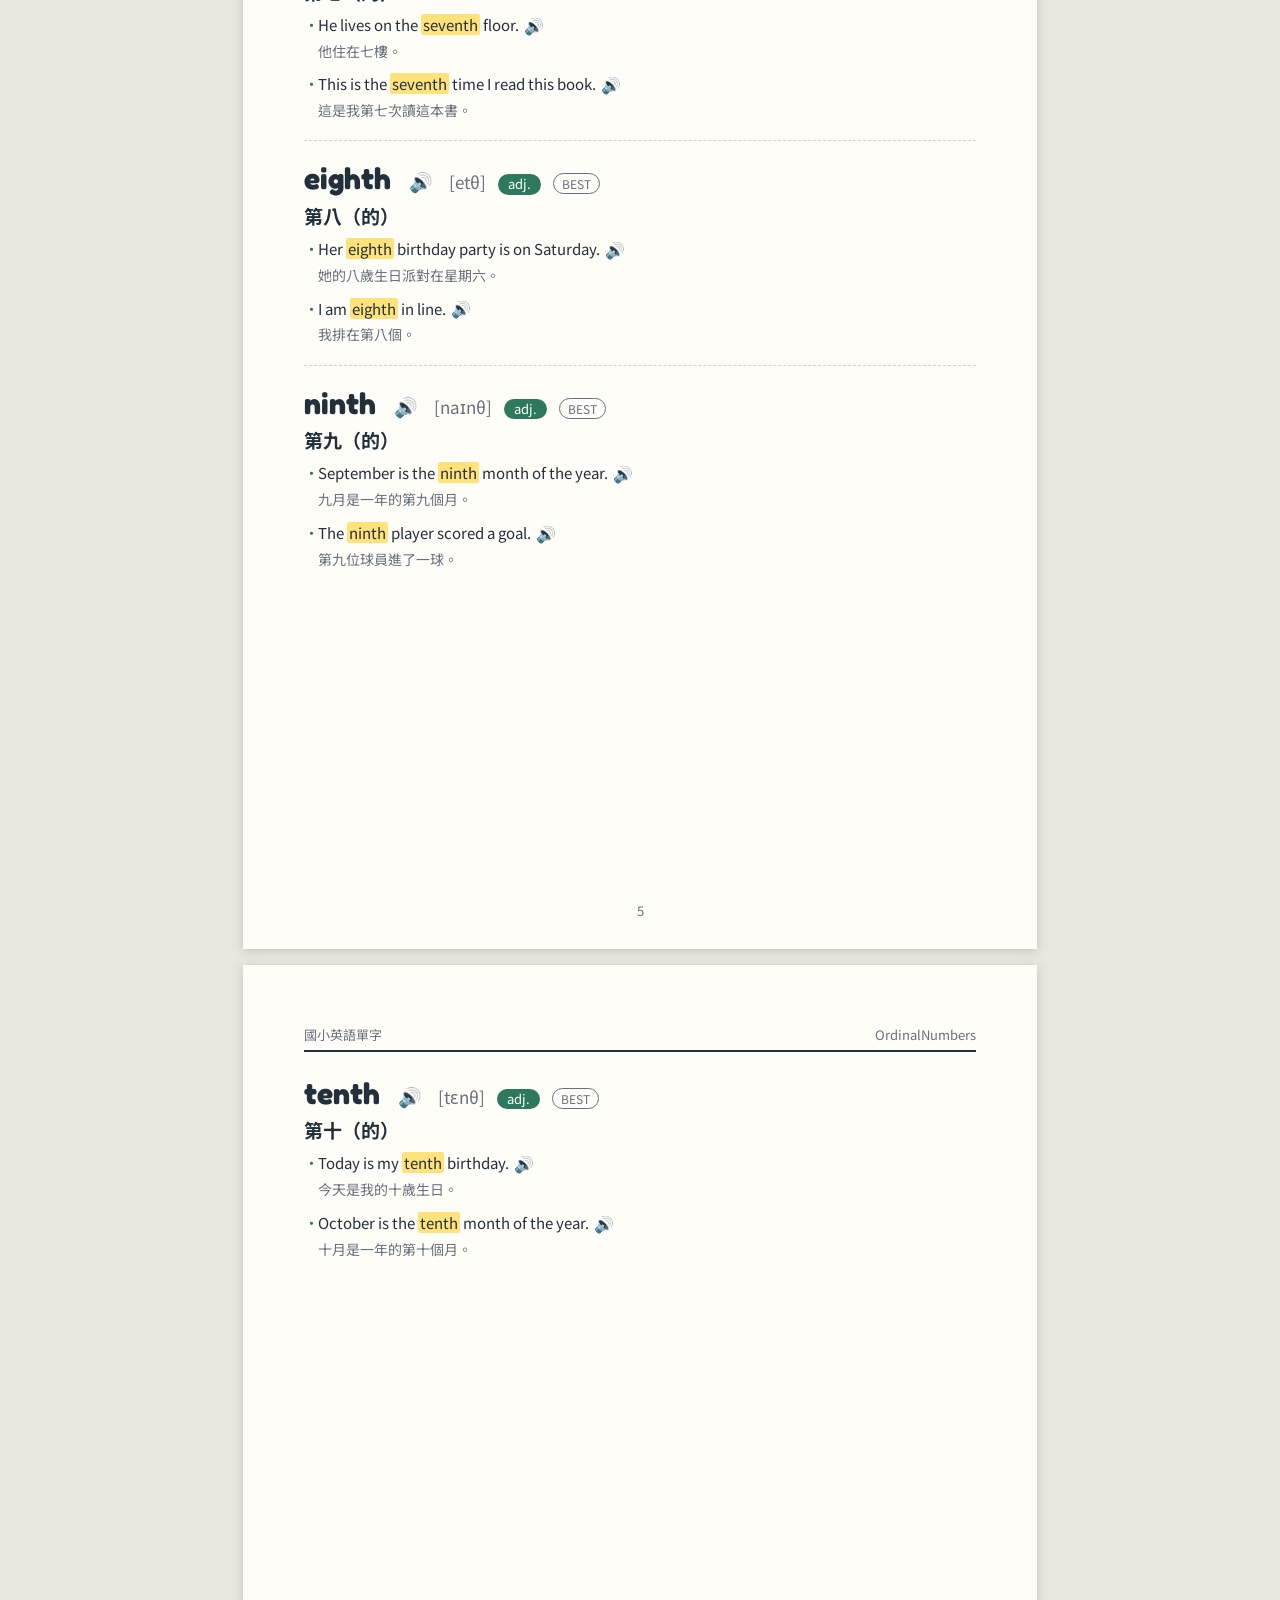
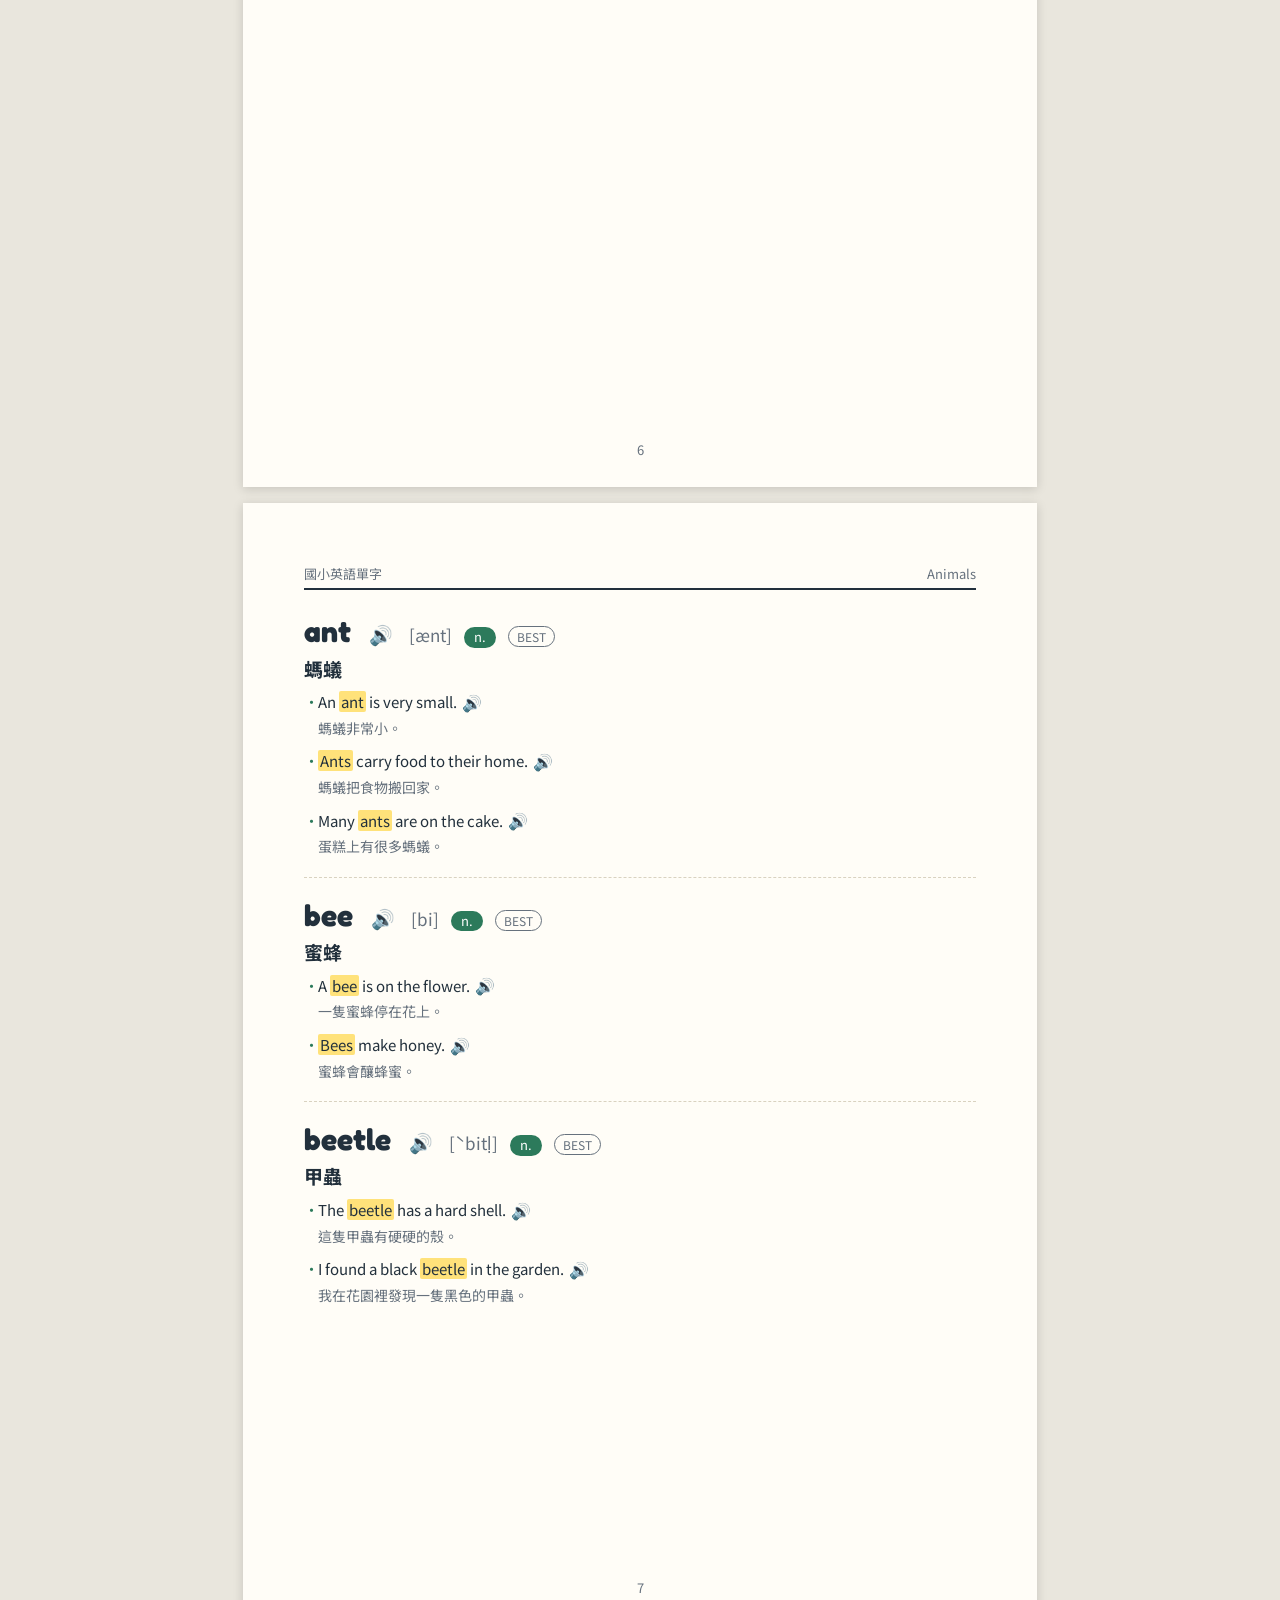
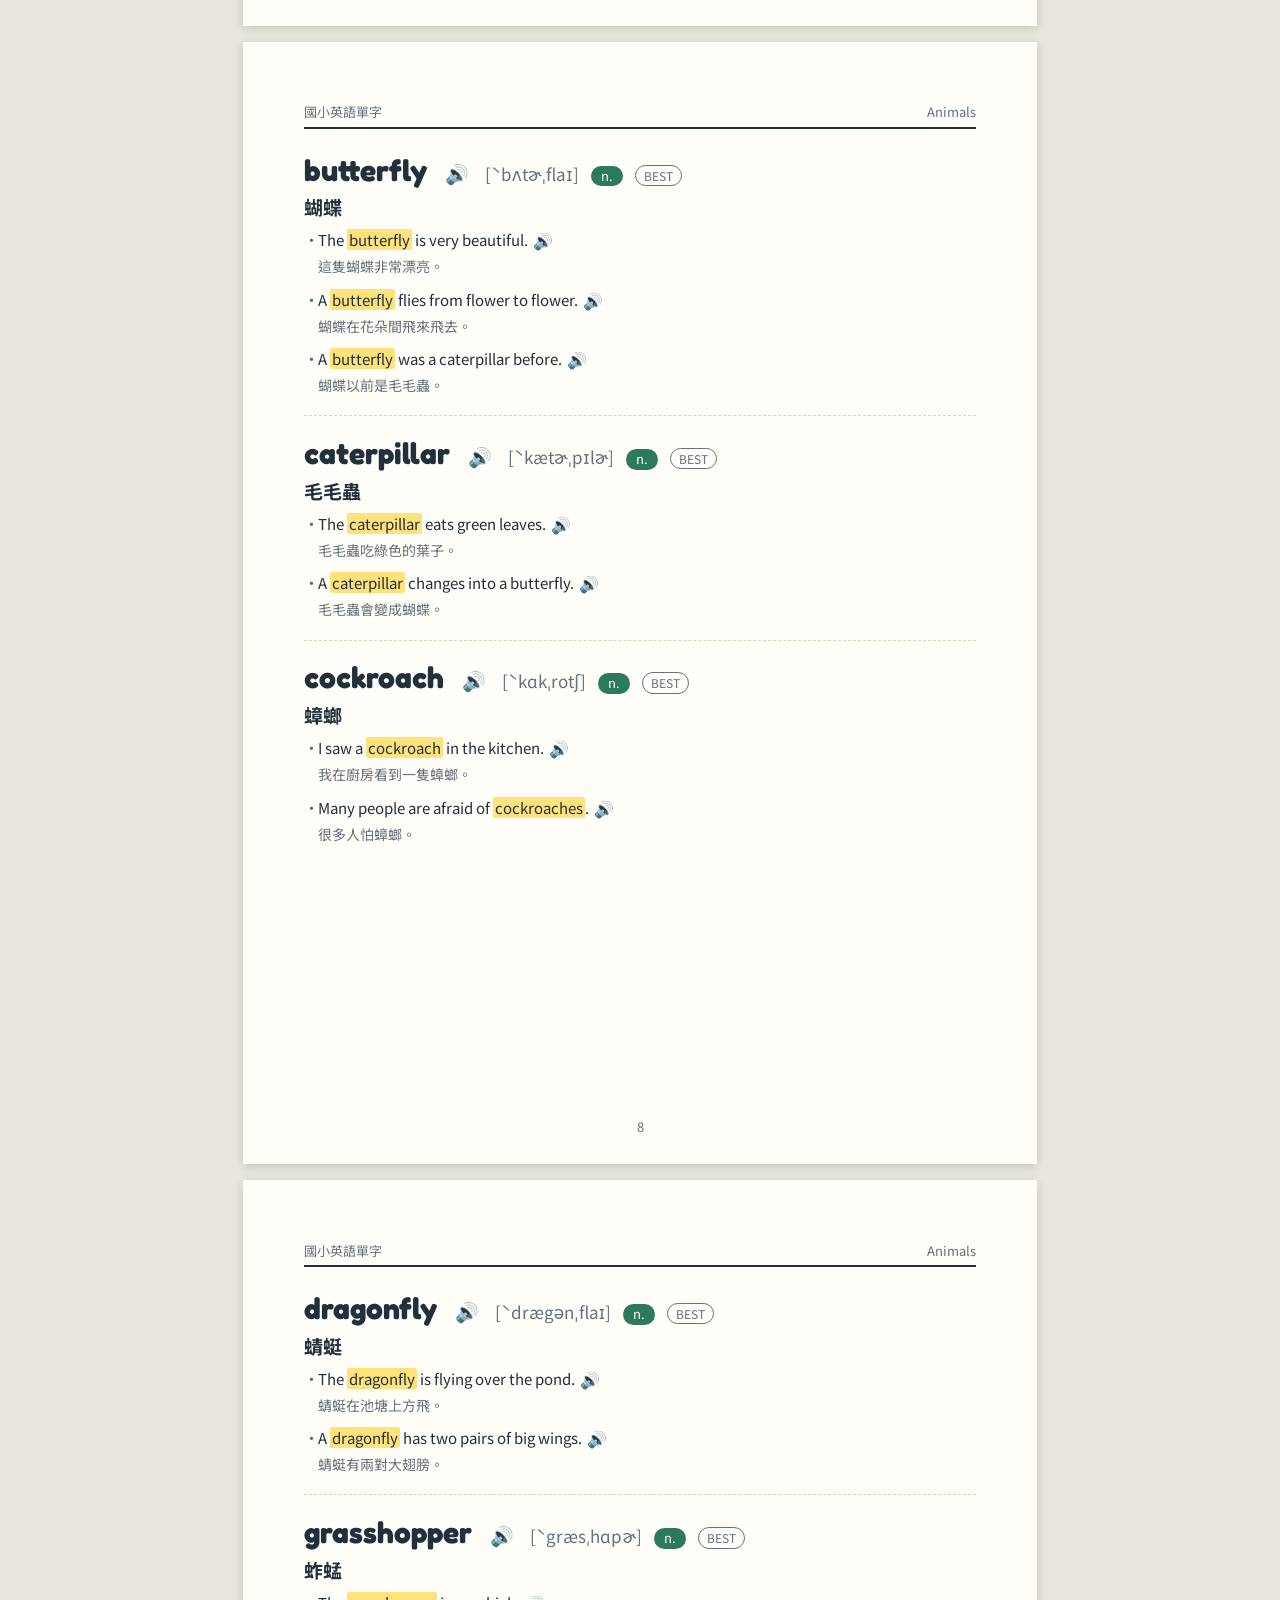
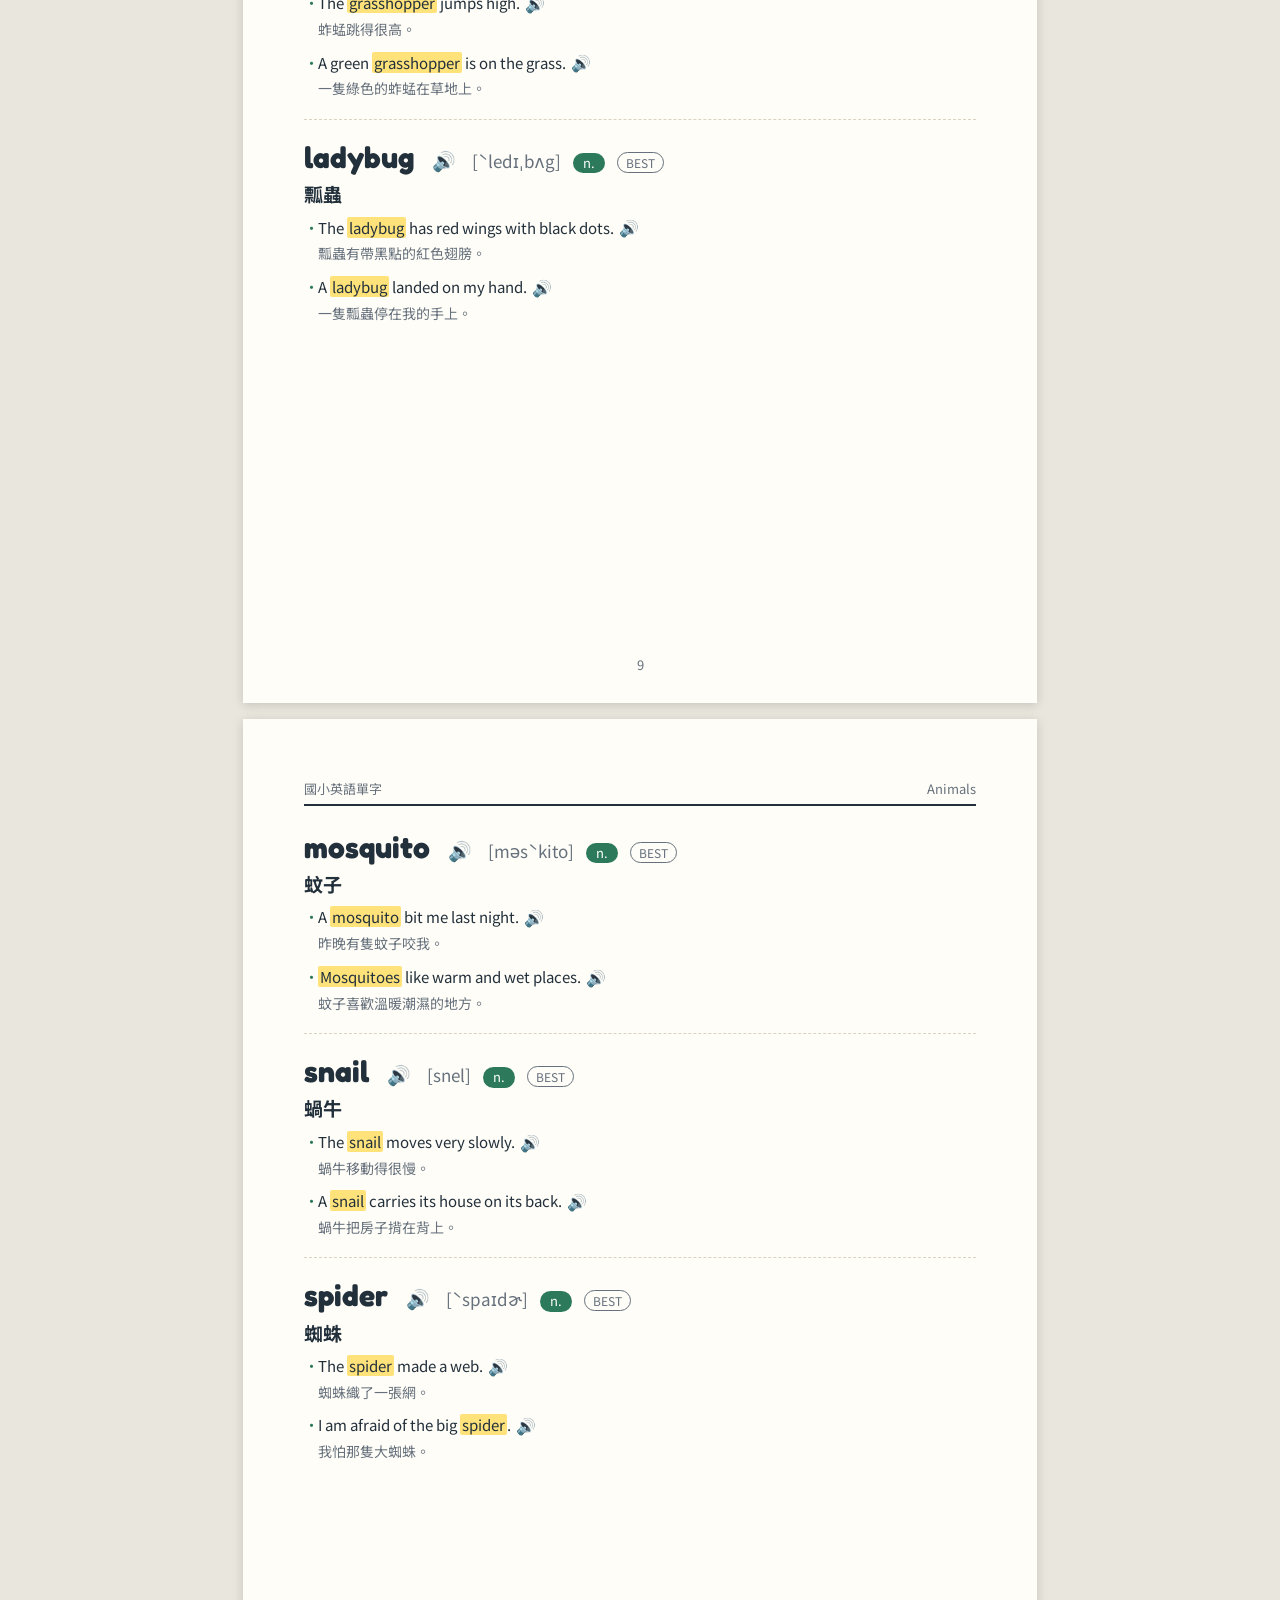
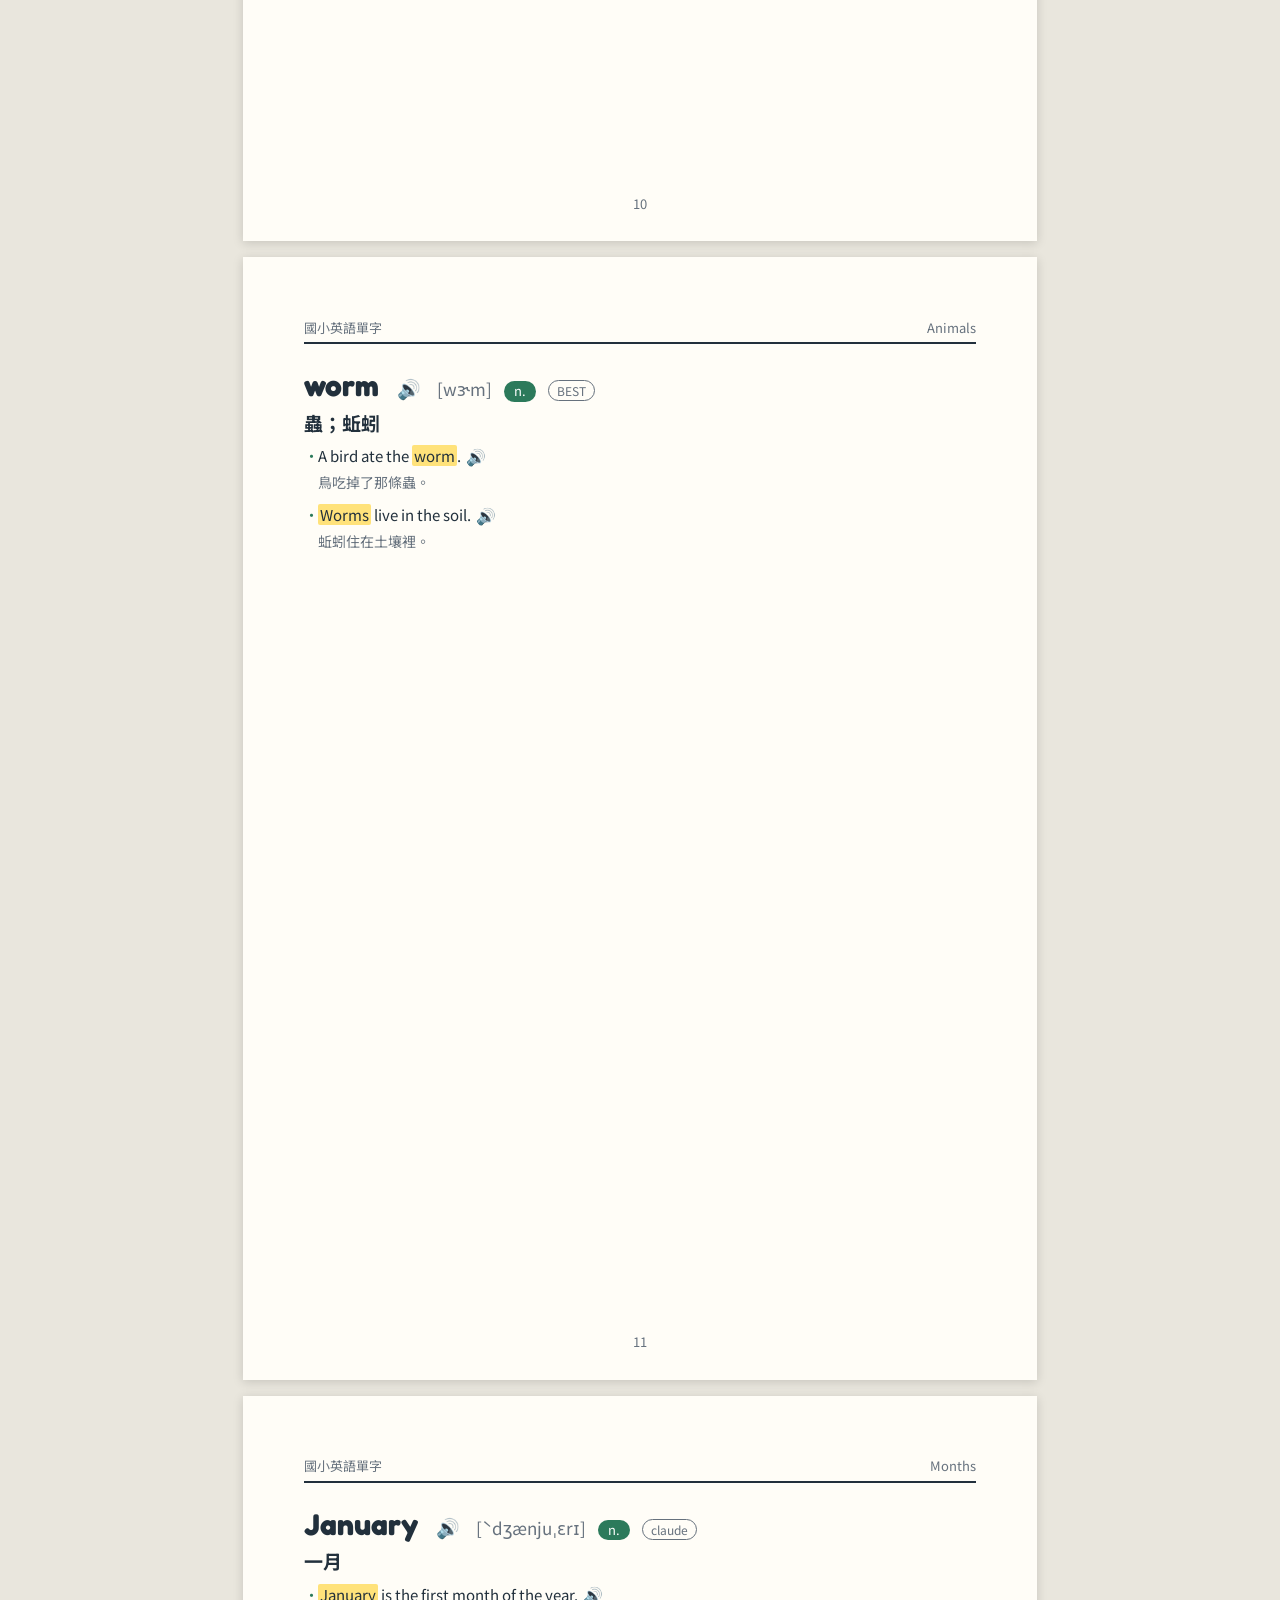
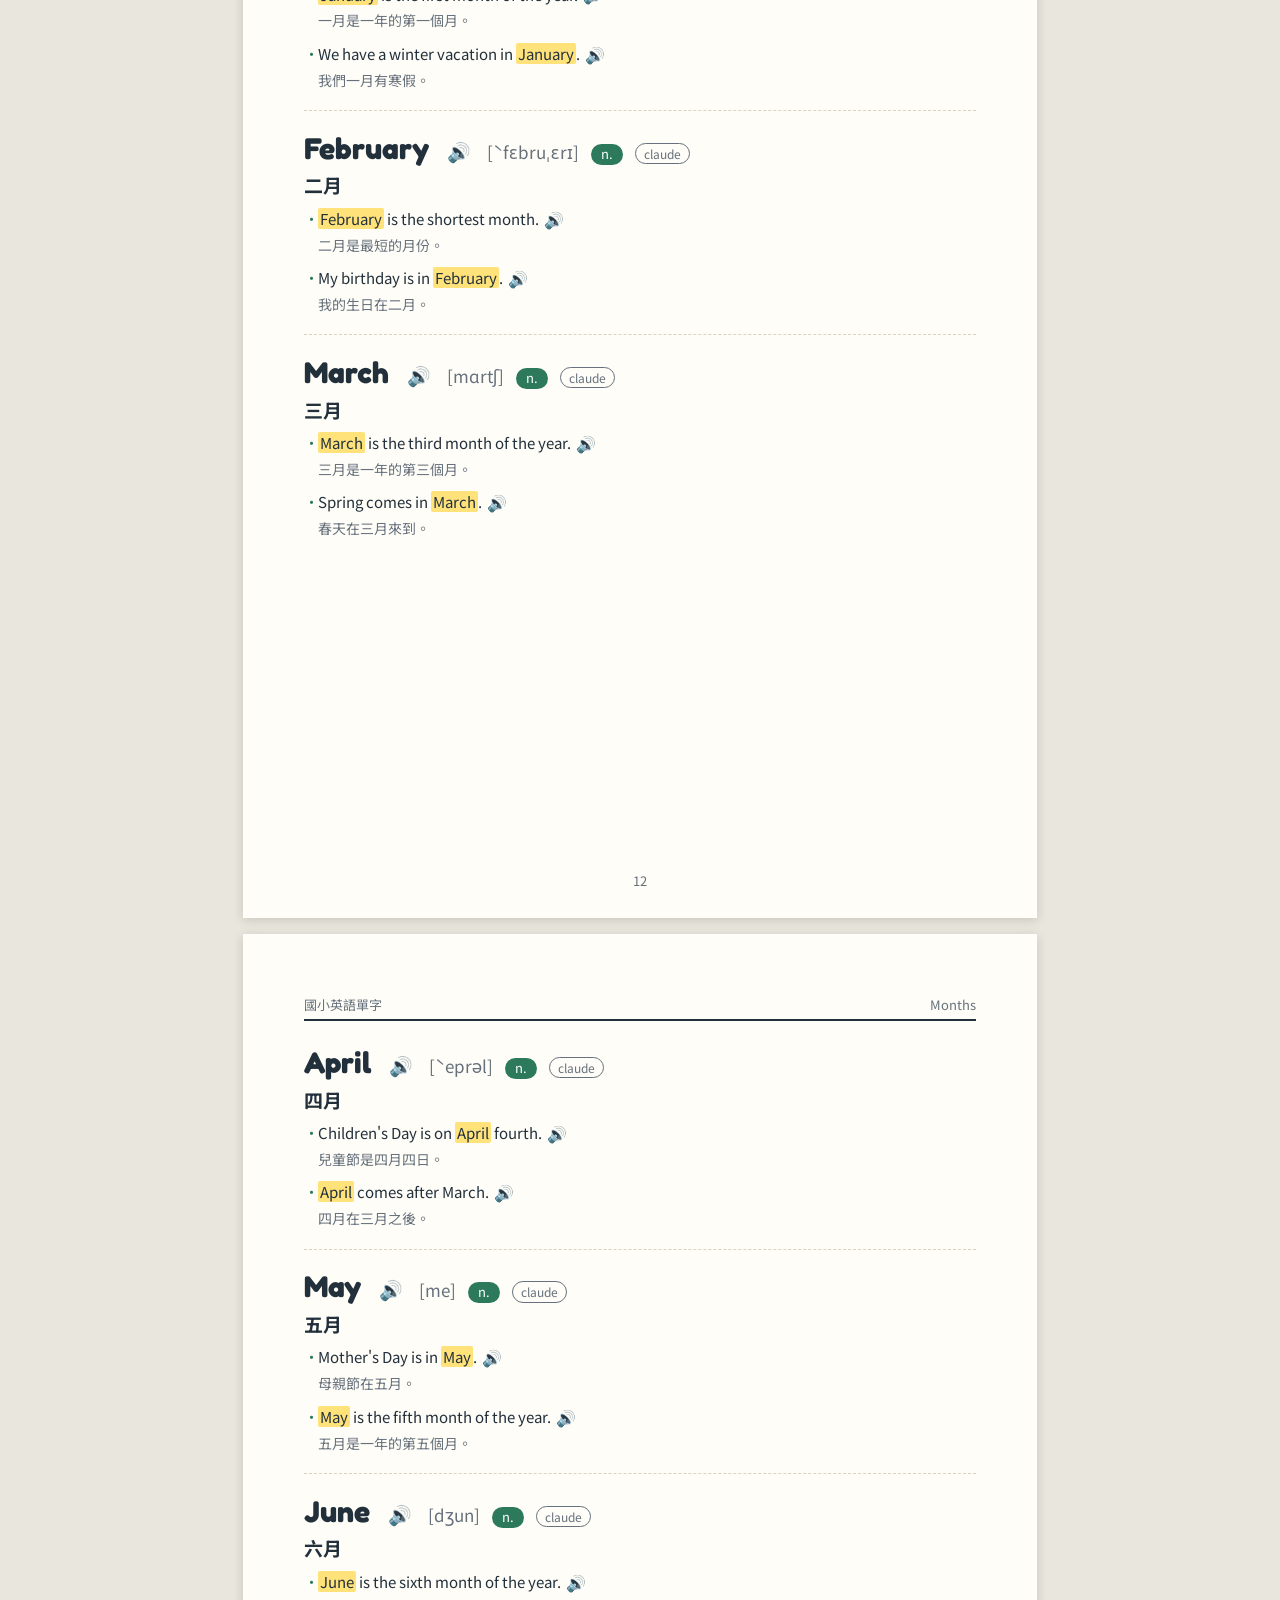
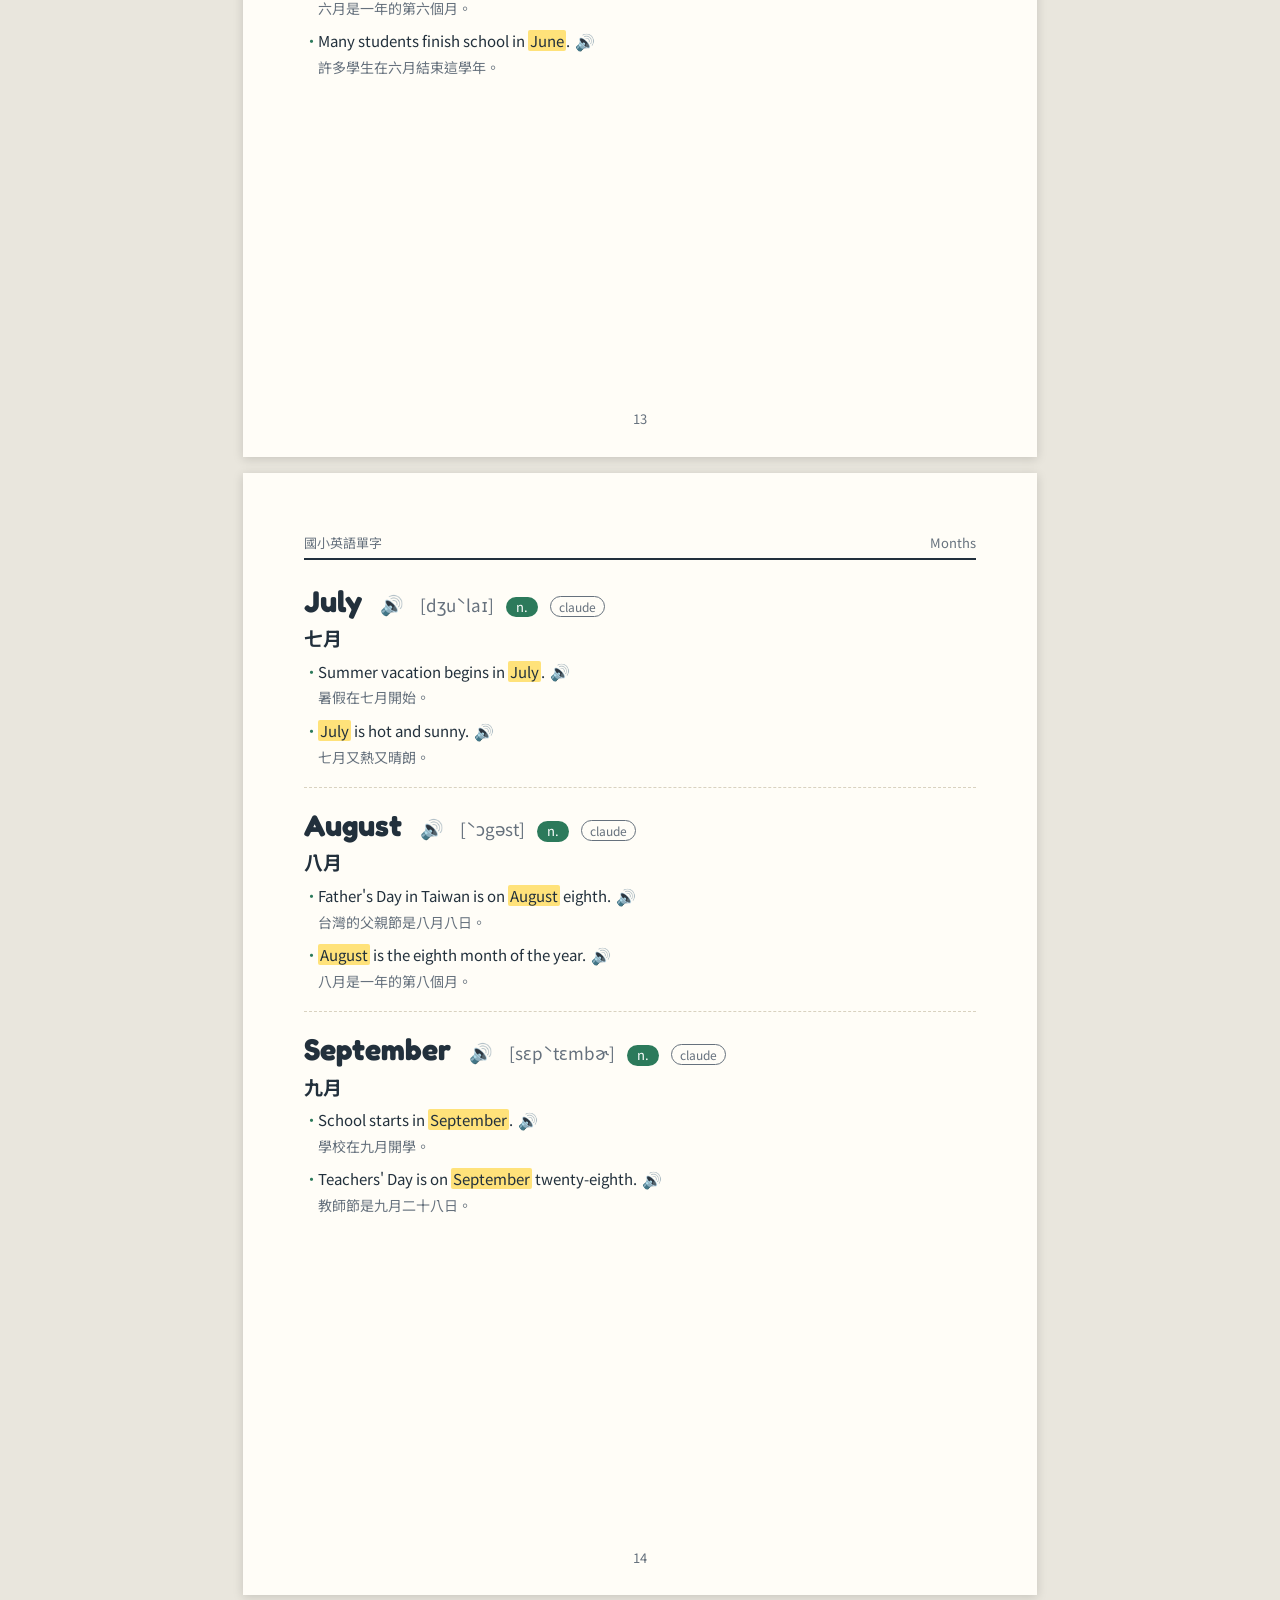
<file: vocab.html>
<!DOCTYPE html>
<html lang="zh-Hant">
<head>
<meta charset="utf-8">
<meta name="viewport" content="width=device-width, initial-scale=1">
<title>國小英語單字本</title>
<link rel="preconnect" href="https://fonts.googleapis.com">
<link href="https://fonts.googleapis.com/css2?family=Fredoka:wght@600;700&family=Noto+Sans+TC:wght@400;500;700&display=swap" rel="stylesheet">
<link rel="stylesheet" href="css/style.css">
</head>
<body>
<header class="bar">
  <a class="home" href="./">← 首頁</a>
  <h1>單字本</h1>
  <input id="q" type="search" placeholder="搜尋單字或中文">
  <select id="src" hidden aria-label="選擇來源"></select>
  <select id="sub"><option value="">跳到主題</option></select>
  <button id="qz-open" type="button" hidden>測驗</button>
  <button id="pr" type="button">列印 A4</button>
</header>
<main id="app">載入中…</main>
<dialog id="qz" aria-label="隨機測驗">
  <button type="button" class="qclose" data-act="close" aria-label="關閉">✕</button>
  <div id="qz-body"></div>
</dialog>
<script src="js/app.js"></script>
</body>
</html>
</file>
<file: css/style.css>
:root{--paper:#FFFDF7;--ink:#22303C;--soft:#66717D;--line:#D9D2C0;--mark:#FFE27A;--pos:#2C7A5B;--anti:#C8503F;--desk:#E9E6DD}
*{box-sizing:border-box}
html{scroll-padding-top:72px}
body{margin:0;background:var(--desk);color:var(--ink);font:16px/1.6 "Noto Sans TC","PingFang TC","Microsoft JhengHei",system-ui,sans-serif}

/* toolbar (screen only) */
.bar{position:sticky;top:0;z-index:5;display:flex;flex-wrap:wrap;gap:8px;align-items:center;padding:10px 16px;background:var(--ink);color:#fff}
.bar a.home{padding:6px 12px;border-radius:8px;background:rgba(255,255,255,.18);color:#fff;font-size:15px;text-decoration:none}
.bar a.home:hover,.bar a.home:focus-visible{background:var(--mark);color:var(--ink)}
.bar h1{font:700 20px "Fredoka","Noto Sans TC",sans-serif;margin:0 auto 0 0}
.bar input,.bar select,.bar button{font:inherit;font-size:15px;padding:6px 10px;border:0;border-radius:8px}
.bar input{flex:1 1 140px;min-width:0;max-width:240px}
.bar button{background:var(--mark);color:var(--ink);font-weight:700;cursor:pointer}
.bar :focus-visible{outline:3px solid var(--mark);outline-offset:2px}
.err{margin:24px;padding:16px;background:#fff;border-left:5px solid var(--anti)}

/* A4 page */
.page{position:relative;width:210mm;height:297mm;margin:16px auto;padding:16mm 16mm 14mm;background:var(--paper);box-shadow:0 2px 10px rgba(0,0,0,.15);overflow:hidden}
.head{display:flex;justify-content:space-between;margin-bottom:6mm;padding-bottom:4px;border-bottom:2px solid var(--ink);color:var(--soft);font-size:13px}
.foot{position:absolute;left:0;right:0;bottom:7mm;text-align:center;color:var(--soft);font-size:13px}

/* word card */
.card{margin-bottom:5mm;padding-bottom:5mm;border-bottom:1.5px dashed var(--line)}
.card:last-of-type{border-bottom:0}
.w{display:flex;flex-wrap:wrap;align-items:baseline;gap:4px 12px}
.en{font:700 30px/1.25 "Fredoka","Noto Sans TC",sans-serif}
.kk{color:var(--soft);font-size:17px}
.pos{padding:0 10px;border-radius:99px;background:var(--pos);color:#fff;font-size:13px}
.zh{margin:2px 0 4px;font-size:19px;font-weight:700}
.rel{font-size:14px;color:var(--soft)}
.syn,.ant{margin-right:2px;font-weight:700}
.syn{color:var(--pos)}
.ant{color:var(--anti)}
.ex{margin:6px 0 0;padding:0;list-style:none;font-size:15px}
.ex li{position:relative;padding-left:14px;margin-top:10px}
.ex li:first-child{margin-top:0}
.ex li::before{content:"•";position:absolute;left:0;color:var(--pos)}
.cn{display:block;color:var(--soft);font-size:14px}
mark{padding:0 2px;border-radius:2px;background:var(--mark);color:inherit}

/* 朗讀按鈕 */
.say{display:inline-flex;align-items:center;justify-content:center;width:26px;height:26px;margin-left:2px;border:0;border-radius:99px;background:transparent;font-size:16px;line-height:1;cursor:pointer;vertical-align:middle}
.say:hover,.say:focus-visible{background:var(--mark)}
.w .say{width:32px;height:32px;font-size:19px}
.no-speech .say{display:none}

/* 來源標籤（有多個來源時，顯示在單字卡上） */
.srcTag{padding:0 8px;border:1px solid var(--soft);border-radius:99px;color:var(--soft);font-size:12px}

/* 測驗對話框 */
dialog{width:min(94vw,560px);max-height:92vh;padding:20px 20px 16px;border:0;border-radius:14px;background:var(--paper);color:var(--ink);box-shadow:0 10px 40px rgba(0,0,0,.35)}
dialog::backdrop{background:rgba(20,28,36,.55)}
dialog h2{margin:0 40px 12px 0;font:700 22px "Fredoka","Noto Sans TC",sans-serif}
dialog h3{margin:14px 0 6px;font-size:16px}
.qclose{position:absolute;top:10px;right:10px;width:36px;height:36px;border:0;border-radius:99px;background:transparent;color:var(--soft);font-size:20px;cursor:pointer}
.qclose:hover,.qclose:focus-visible{background:var(--mark)}
.qf{display:block;margin:0 0 12px;padding:0;border:0;font-weight:700}
.qf legend{padding:0;margin-bottom:4px}
.qf select,.qf input[type=number]{display:block;margin-top:4px;padding:8px 10px;border:1.5px solid var(--line);border-radius:8px;background:#fff;color:var(--ink);font:inherit;font-weight:400}
.qf input[type=number]{width:6em}
.chk{display:inline-flex;align-items:center;gap:6px;margin:2px 14px 4px 0;font-weight:400;cursor:pointer}
.chk input{width:18px;height:18px}
.qmini button{margin:2px 8px 0 0;padding:2px 10px;border:1px solid var(--line);border-radius:99px;background:#fff;color:var(--soft);font:inherit;font-size:13px;cursor:pointer}
.qinfo{margin:0 0 8px;color:var(--soft);font-size:14px}
.qerr{min-height:1.4em;margin:0 0 6px;color:var(--anti);font-size:14px}
.qact{display:flex;flex-wrap:wrap;gap:8px;margin-top:10px}
.qbtn{padding:10px 16px;border:2px solid var(--line);border-radius:10px;background:#fff;color:var(--ink);font:700 16px "Noto Sans TC",sans-serif;cursor:pointer}
.qbtn.pri{border-color:var(--pos);background:var(--pos);color:#fff}
.qbtn:focus-visible,.opt:focus-visible,.qmini button:focus-visible{outline:3px solid var(--mark);outline-offset:2px}
.qmeta{display:flex;justify-content:space-between;margin-right:40px;color:var(--soft);font-size:14px}
.qask{margin:12px 0 4px;color:var(--soft);font-size:15px}
.qword{font:700 34px/1.25 "Fredoka","Noto Sans TC",sans-serif}
.qkk{color:var(--soft);font-size:16px}
.qzh{font-size:26px;font-weight:700;line-height:1.4}
.qplay{font-size:20px;padding:14px 22px}
.opts{display:grid;gap:10px;margin:14px 0 8px}
.opt{min-height:52px;padding:10px 14px;border:2px solid var(--line);border-radius:12px;background:#fff;color:var(--ink);font:500 18px/1.4 "Noto Sans TC","Fredoka",sans-serif;text-align:left;cursor:pointer}
.opt:hover:not(:disabled){border-color:var(--pos)}
.opt.ok{border-color:var(--pos);background:#E2F3EA}
.opt.bad{border-color:var(--anti);background:#FBE6E2}
.opt:disabled{cursor:default}
.opt:disabled:not(.ok):not(.bad){opacity:.55}
.qfb{min-height:2em}
.qfb p{margin:6px 0}
.good{color:var(--pos);font-weight:700}
.miss{color:var(--anti);font-weight:700}
.qans{font-size:17px}
.qscore{margin:0 0 4px;font-size:20px}
.qscore b{font-size:32px;color:var(--pos)}
.qwrong{margin:0;padding-left:20px}
.qwrong li{margin:4px 0}

/* index */
.subjects{display:flex;flex-wrap:wrap;gap:4px 16px;margin-bottom:5mm;font-weight:700}
.subjects a{color:var(--pos)}
.idx{columns:3;column-gap:8mm;font-size:14px}
.idx a{display:flex;break-inside:avoid;color:inherit;text-decoration:none}
.idx a:hover{background:var(--mark)}
.idx i{flex:1;margin:0 4px 6px;border-bottom:1px dotted var(--soft)}

/* phone: single column */
@media (max-width:820px){
  .page{width:auto;height:auto;margin:10px;padding:16px;border-radius:10px;box-shadow:none}
  .foot{position:static;margin-top:8px}
  .idx{columns:2}
  .en{font-size:28px}
}

/* print / save as PDF: always A4 */
@media print{
  @page{size:A4;margin:0}
  *{-webkit-print-color-adjust:exact;print-color-adjust:exact}
  body{background:none}
  .bar{display:none}
  .say{display:none}
  .page{width:210mm;height:296mm;margin:0;padding:16mm 16mm 14mm;border-radius:0;box-shadow:none;break-after:page}
  .page:last-child{break-after:auto}
  .foot{position:absolute;margin-top:0}
  .idx{columns:3}
}
</file>
<file: css/home.css>
/* 首頁：沿用 style.css 的顏色與字型，這裡只放首頁專用的版面 */
.home-wrap{max-width:760px;margin:0 auto;padding:40px 20px 60px}
.home-wrap h1{margin:0 0 4px;font:700 34px/1.25 "Fredoka","Noto Sans TC",sans-serif}
.home-wrap .sub{margin:0 0 28px;color:var(--soft)}
.apps{display:grid;grid-template-columns:repeat(auto-fit,minmax(260px,1fr));gap:18px}
.app{display:block;padding:22px 22px 20px;border:2px solid var(--ink);border-radius:18px;background:var(--paper);color:inherit;text-decoration:none;box-shadow:4px 4px 0 var(--ink);transition:transform .1s,box-shadow .1s}
.app:hover,.app:focus-visible{transform:translate(2px,2px);box-shadow:2px 2px 0 var(--ink)}
.app:focus-visible{outline:3px solid var(--mark);outline-offset:3px}
.app .ico{display:block;font:700 42px/1.1 "Fredoka","Noto Sans TC",sans-serif}
.app h2{margin:10px 0 4px;font:700 24px/1.3 "Fredoka","Noto Sans TC",sans-serif}
.app p{margin:0;color:var(--soft);font-size:15px}
.app .go{display:inline-block;margin-top:14px;padding:6px 14px;border-radius:99px;background:var(--pos);color:#fff;font-size:14px;font-weight:700}
</file>
<file: css/kk.css>
/* KK 音標頁：沿用 style.css 的紙張、工具列、單字卡、測驗樣式，這裡只放音標頁專用的部分 */
.bar button[aria-pressed=true]{background:#fff;box-shadow:inset 0 0 0 3px var(--mark)}

/* 「先唸後看」：音標先蓋住，點一下才顯示 */
.cv{border-radius:6px}
.covered .cv:not(.show){color:transparent;background:#E3DFD2;cursor:pointer;user-select:none}
.covered .cv:not(.show):hover,.covered .cv:not(.show):focus-visible{background:var(--mark)}

/* 一覽頁 */
.intro{margin:0 0 4mm;color:var(--soft);font-size:15px}
.wk{margin:6mm 0 3mm;font:700 17px "Fredoka","Noto Sans TC",sans-serif}
.wk small{margin-left:8px;color:var(--soft);font:400 13px "Noto Sans TC",sans-serif}
.tiles{display:grid;grid-template-columns:repeat(auto-fill,minmax(112px,1fr));gap:3mm}
.tile{position:relative;border:1.5px solid var(--line);border-radius:12px;background:#fff}
.tl{display:block;padding:8px 10px;border-radius:11px;color:inherit;text-decoration:none}
.tl:hover,.tl:focus-visible{background:var(--mark)}
.tsym{display:block;font:700 30px/1.2 "Fredoka","Noto Sans TC",sans-serif}
.tkey{color:var(--soft);font-size:14px}
.tile .say{position:absolute;top:6px;right:6px}

/* 音標頁 */
.symhead{display:flex;gap:5mm;align-items:center;margin-bottom:5mm;padding:4mm 5mm;border:2px solid var(--ink);border-radius:14px;background:#fff}
.symbig{flex:none;min-width:30mm;text-align:center;font:700 56px/1.1 "Fredoka","Noto Sans TC",sans-serif}
.symmeta{flex:1;min-width:0;font-size:14px}
.keyrow{display:flex;flex-wrap:wrap;align-items:center;gap:2px 6px}
.keyrow b{color:var(--soft);font-size:13px}
.kkpage .keyrow .en{font-size:24px}
.badge{padding:0 8px;border-radius:99px;background:var(--pos);color:#fff;font-size:12px}
.tip,.cmp{margin:3px 0 0}
.cmp{color:var(--soft)}
.practice{margin-top:6px;padding:4px 12px;border:1.5px solid var(--pos);border-radius:99px;background:#fff;color:var(--pos);font:700 14px "Noto Sans TC",sans-serif;cursor:pointer}
.practice:hover,.practice:focus-visible{background:var(--pos);color:#fff;outline:none}
.kkpage .card{margin-bottom:3.5mm;padding-bottom:3.5mm}
.kkpage .en{font-size:28px}
.kkpage .ex{margin-top:4px}
.zhi{font-size:18px;font-weight:700}

/* 聽音練習對話框 */
.qweek{display:flex;flex-wrap:wrap;align-items:center;margin:2px 0}
.qwk{min-width:3.8em;color:var(--soft);font-size:14px;font-weight:400}
.opt .osym{font:700 22px "Fredoka","Noto Sans TC",sans-serif}
.opt small{margin-left:8px;color:var(--soft);font-size:14px}

@media (max-width:820px){
  .symhead{flex-wrap:wrap;gap:8px 14px}
  .symbig{min-width:0;font-size:48px}
  .tiles{grid-template-columns:repeat(2,1fr)}
}

@media print{
  .covered .cv:not(.show){color:inherit;background:none}
  .practice{display:none}
}
</file>
